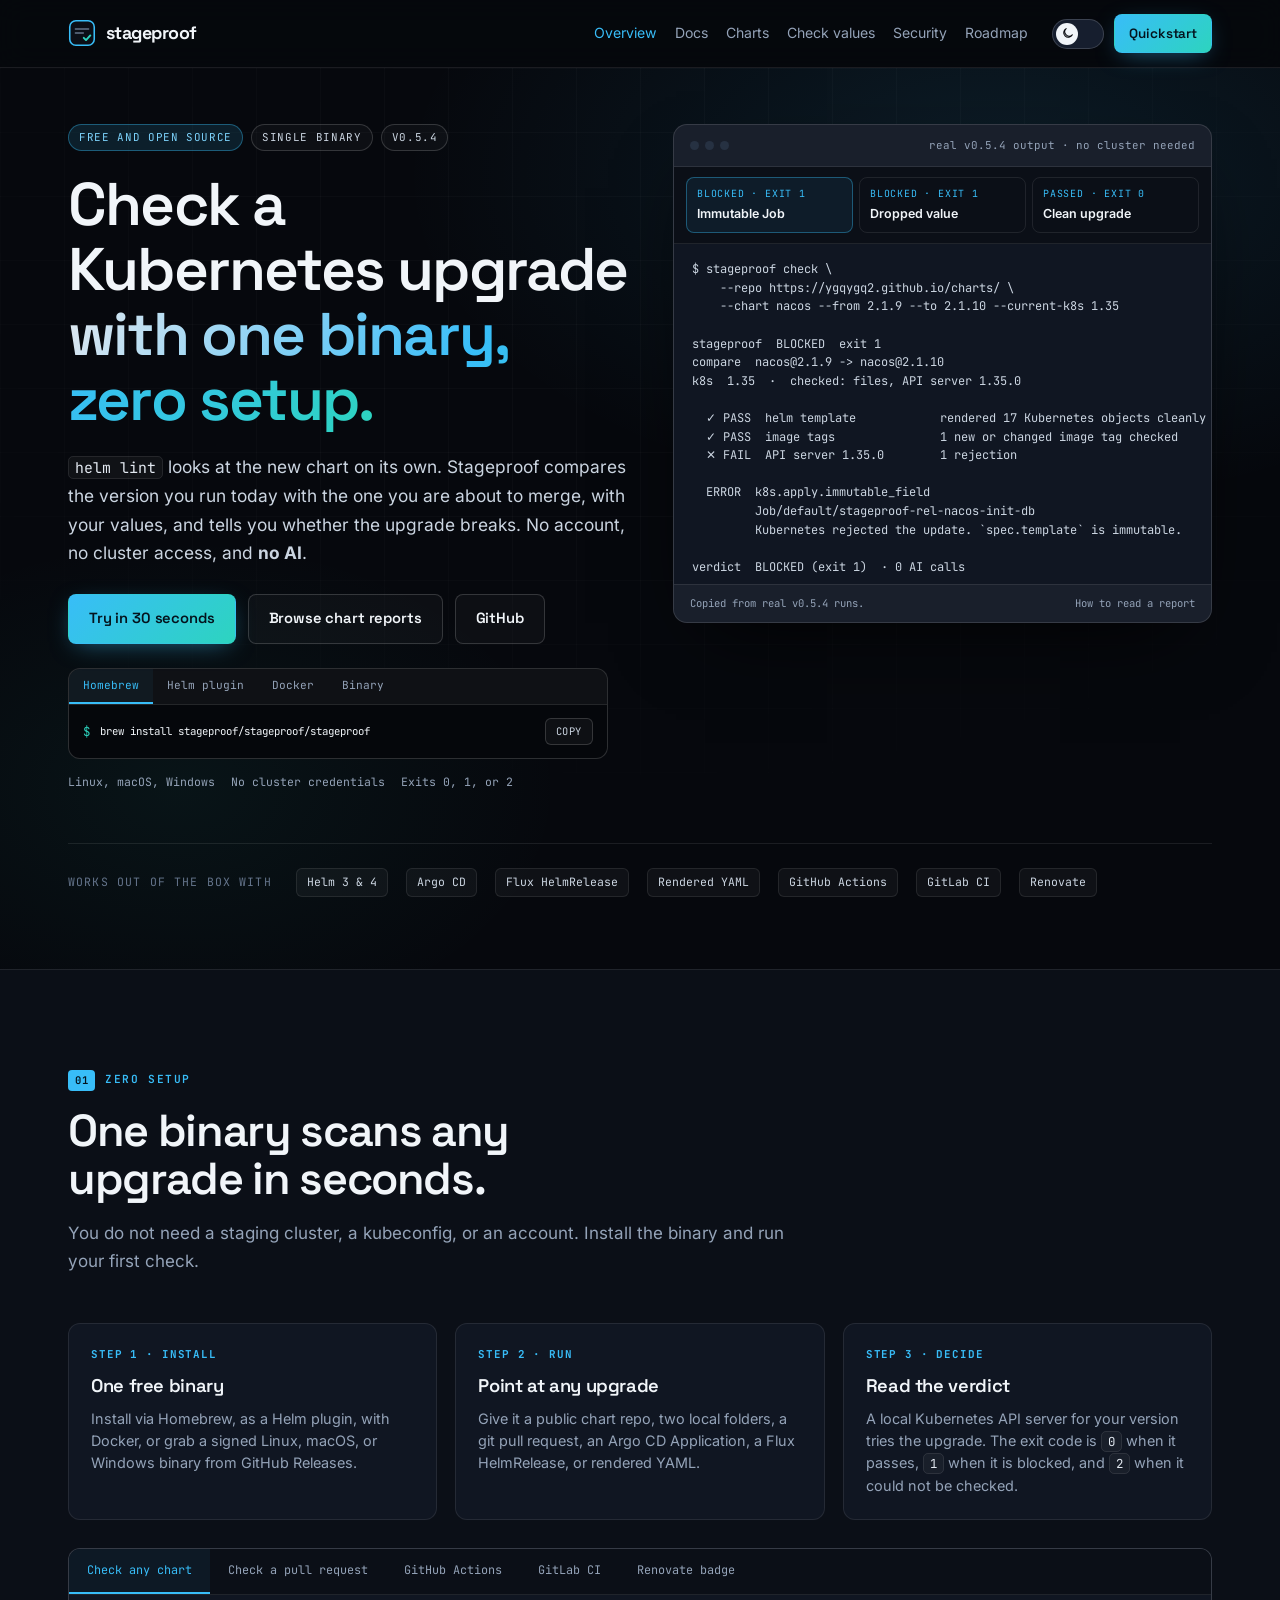
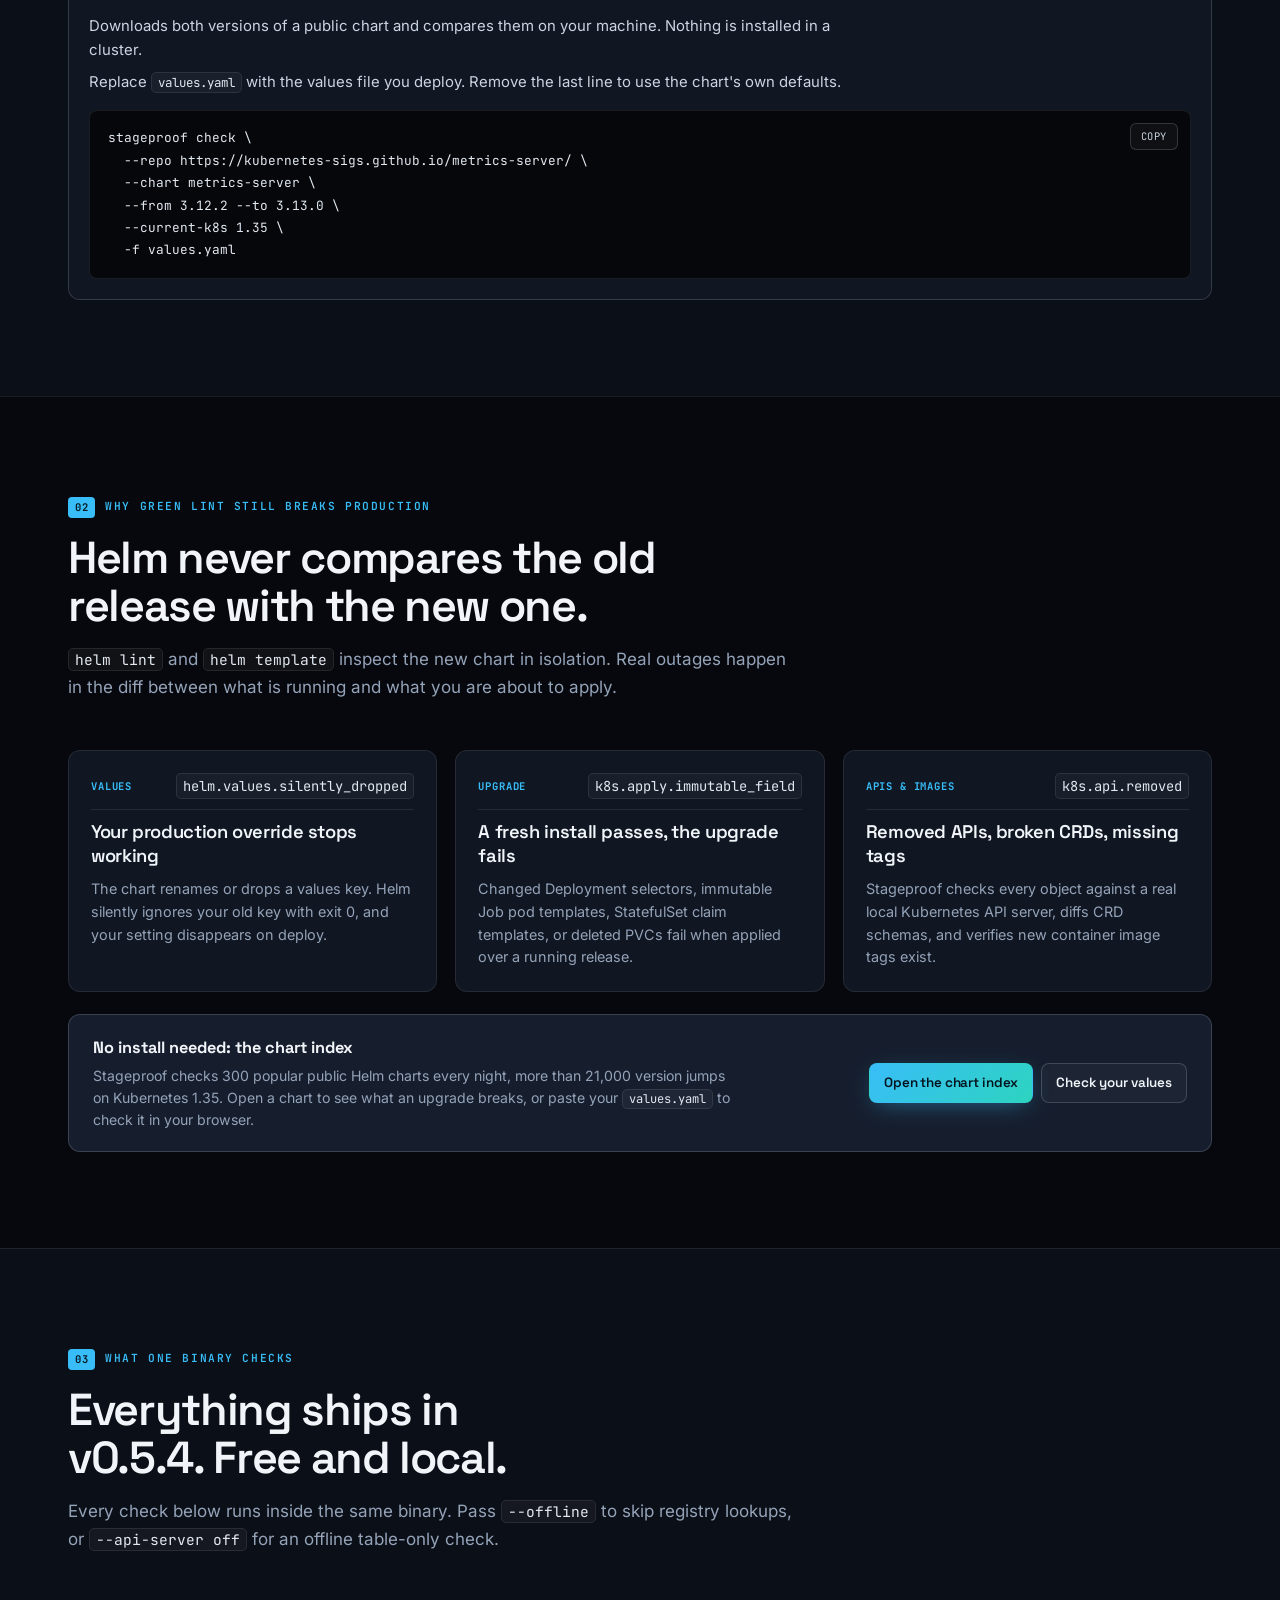
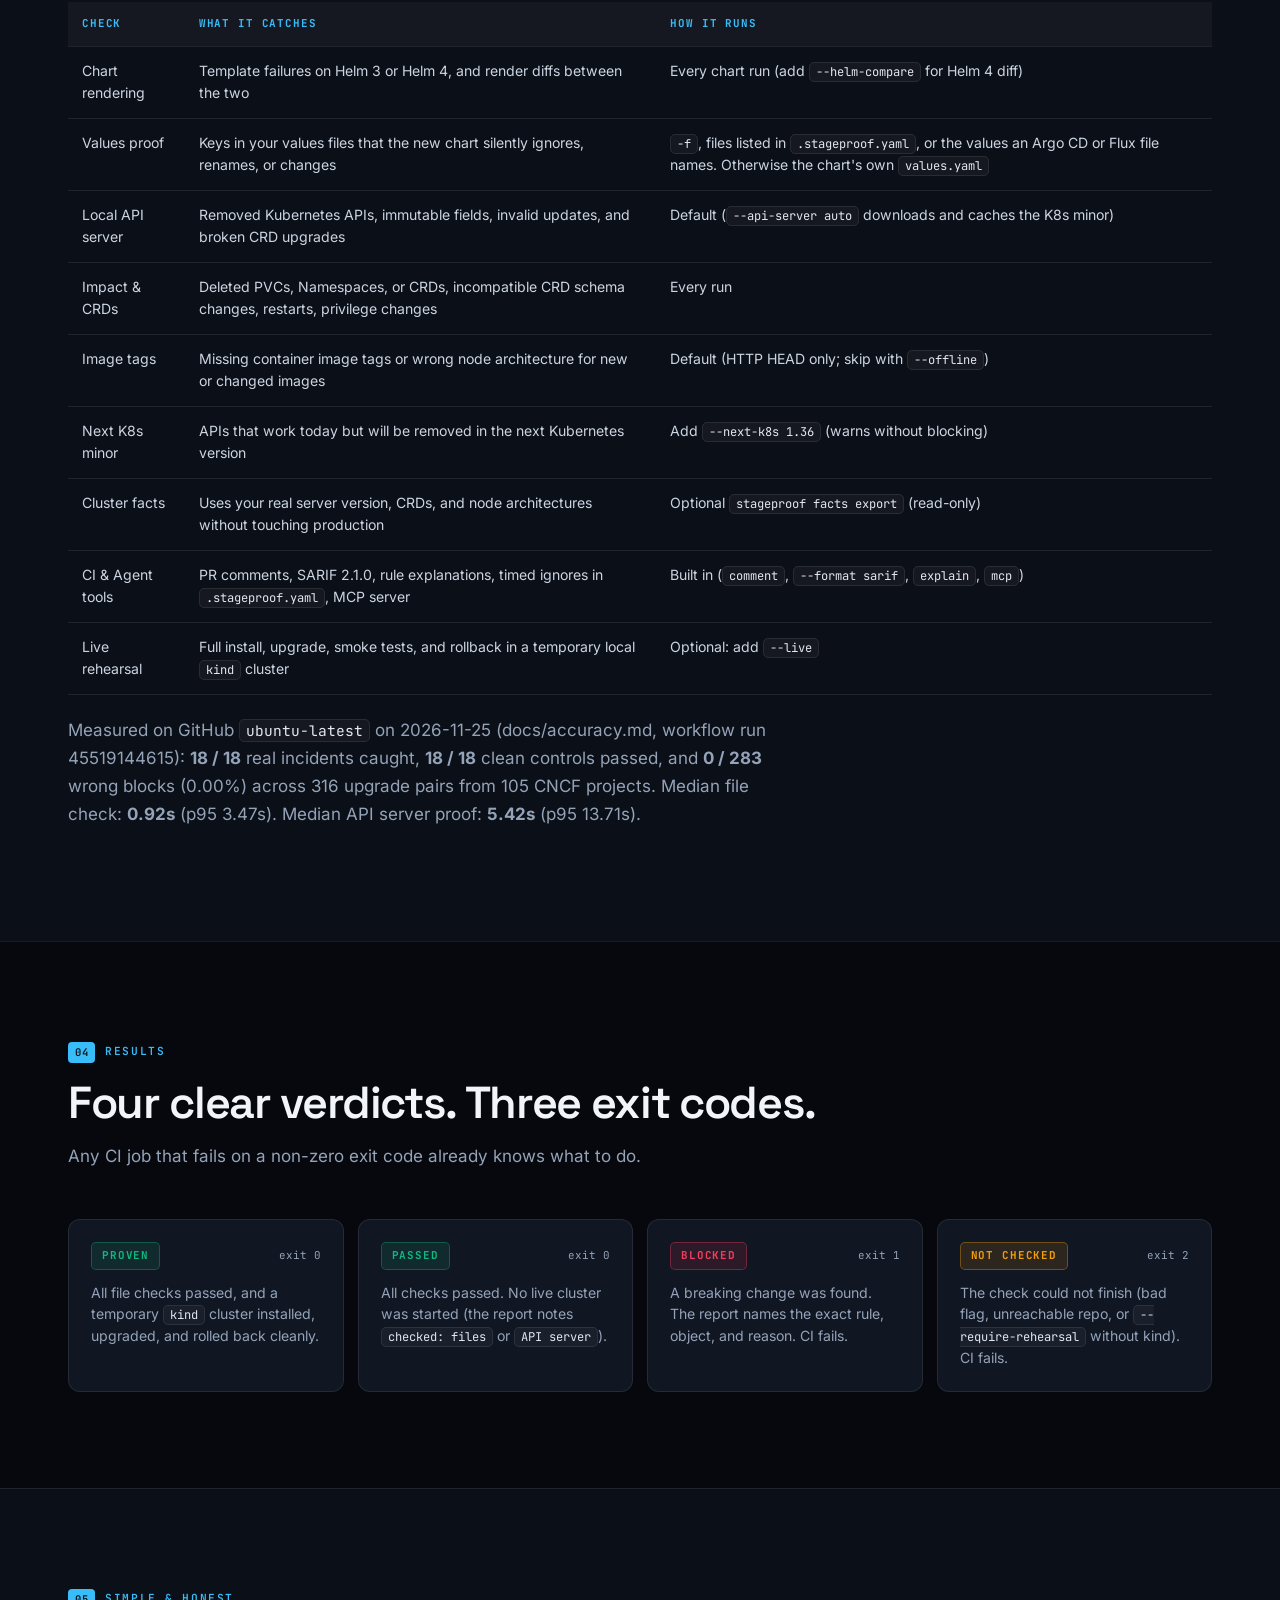
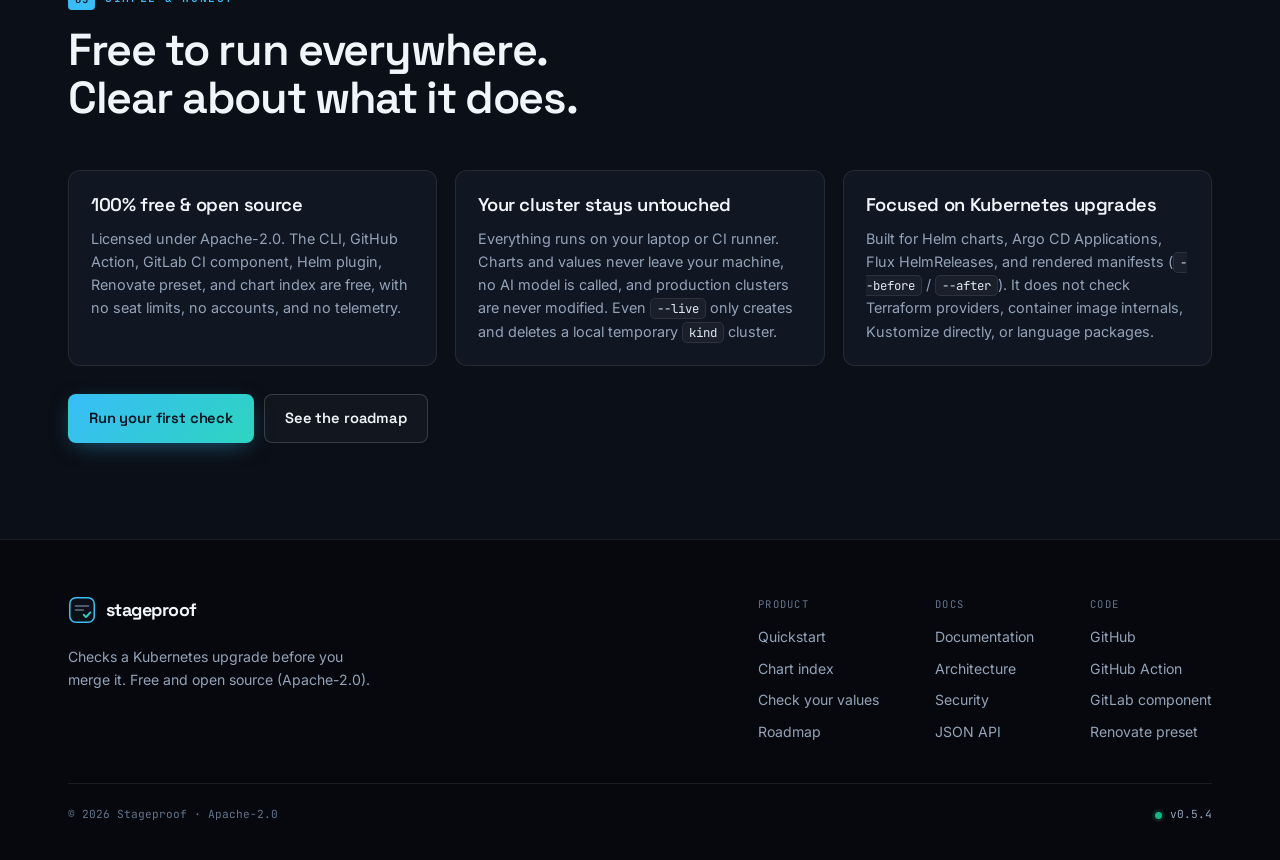
<file: web/index.html>
<!doctype html>
<html lang="en">
<head>
  <meta charset="utf-8" />
  <script>try{if(localStorage.getItem("stageproof-theme")==="light")document.documentElement.setAttribute("data-theme","light")}catch(e){}</script>
  <meta name="viewport" content="width=device-width, initial-scale=1" />
  <title>Stageproof - Free single-binary Kubernetes upgrade checker</title>
  <meta name="description" content="Free, open-source single binary that checks Helm, Argo CD, Flux, and Kubernetes manifest upgrades before you merge. No account, no config, no cluster access, 0 AI calls." />
  <meta property="og:title" content="Stageproof - Check a Kubernetes upgrade before you merge it" />
  <meta property="og:description" content="Free, single-binary CLI that catches breaking Helm, Argo CD, and Flux upgrades locally with zero setup. Exits 0, 1, or 2." />
  <meta property="og:type" content="website" />
  <meta name="theme-color" content="#06080D" />
  <link rel="icon" href="data:image/svg+xml,%3Csvg xmlns='http://www.w3.org/2000/svg' viewBox='0 0 32 32'%3E%3Crect width='32' height='32' rx='7' fill='%2306080D' stroke='%2338BDF8' stroke-width='2'/%3E%3Cpath d='M9 11h14M9 21h8' stroke='%2364748B' stroke-width='2' stroke-linecap='round'/%3E%3Cpath d='M18.5 21l2.5 2.5L25.5 18' fill='none' stroke='%232DD4BF' stroke-width='2.4' stroke-linecap='round' stroke-linejoin='round'/%3E%3C/svg%3E" />
  <link rel="preload" href="assets/fonts/space-grotesk-latin.woff2" as="font" type="font/woff2" crossorigin />
  <link rel="preload" href="assets/fonts/inter-latin.woff2" as="font" type="font/woff2" crossorigin />
  <link rel="stylesheet" href="assets/styles.css?v=22" />
  <script src="assets/app.js?v=19" defer></script>
</head>
<body>
  <a class="skip" href="#main">Skip to content</a>

  <header class="nav">
    <div class="wrap nav-inner">
      <a class="brand" href="index.html">
        <svg class="brand-mark" viewBox="0 0 32 32" fill="none" aria-hidden="true">
          <rect x="2" y="2" width="28" height="28" rx="7" fill="#0B0F17" stroke="#38BDF8" stroke-width="1.8"/>
          <path d="M8.5 11.5h15M8.5 16h9" stroke="#64748B" stroke-width="1.8" stroke-linecap="round"/>
          <path d="M18 21.5l2.6 2.6 4.9-5.3" stroke="#2DD4BF" stroke-width="2.2" stroke-linecap="round" stroke-linejoin="round"/>
        </svg>
        <span class="brand-word">stageproof</span>
      </a>
      <nav class="nav-links" id="nav-links" aria-label="Primary">
        <a href="index.html" class="active" aria-current="page">Overview</a>
        <a href="docs.html">Docs</a>
        <a href="https://stageproof.github.io/index/">Charts</a>
        <a href="https://stageproof.github.io/index/values/">Check values</a>
        <a href="security.html">Security</a>
        <a href="roadmap.html">Roadmap</a>
      </nav>
      <div class="nav-cta">
        <button class="theme-toggle" id="theme-toggle" type="button" aria-pressed="false" aria-label="Switch to light theme">
          <span class="theme-toggle-thumb" aria-hidden="true">
            <svg class="theme-icon-moon" viewBox="0 0 24 24" fill="none" stroke="currentColor" stroke-width="2" stroke-linecap="round" stroke-linejoin="round"><path d="M21 14.5A8.5 8.5 0 1 1 9.5 3 7 7 0 0 0 21 14.5z"/></svg>
            <svg class="theme-icon-sun" viewBox="0 0 24 24" fill="none" stroke="currentColor" stroke-width="2" stroke-linecap="round"><circle cx="12" cy="12" r="4"/><path d="M12 2v2M12 20v2M4.9 4.9l1.4 1.4M17.7 17.7l1.4 1.4M2 12h2M20 12h2M4.9 19.1l1.4-1.4M17.7 6.3l1.4-1.4"/></svg>
          </span>
        </button>
        <a class="btn btn-primary btn-sm" href="docs.html#first-check">Quickstart</a>
      </div>
      <button class="nav-toggle" id="nav-toggle" type="button" aria-expanded="false" aria-controls="nav-links" aria-label="Toggle navigation">Menu</button>
    </div>
  </header>

  <main id="main">
    <section class="hero" id="top">
      <div class="hero-grid" aria-hidden="true"></div>
      <div class="wrap">
        <div class="hero-inner">
          <div class="hero-copy">
            <div class="eyebrow-row">
              <span class="pill pill-accent">Free and open source</span>
              <span class="pill">Single Binary</span>
              <span class="pill">v0.5.4</span>
            </div>
            <h1>Check a Kubernetes upgrade<br /><span class="accent-grad">with one binary, zero setup.</span></h1>
            <p class="hero-lede">
              <code>helm lint</code> looks at the new chart on its own. Stageproof compares the version you run today with the one you are about to merge, with your values, and tells you whether the upgrade breaks. No account, no cluster access, and <strong>no AI</strong>.
            </p>
            <div class="hero-actions">
              <a class="btn btn-primary" href="#quickstart">Try in 30 seconds</a>
              <a class="btn btn-ghost" href="https://stageproof.github.io/index/">Browse chart reports</a>
              <a class="btn btn-ghost" href="https://github.com/stageproof/stageproof">GitHub</a>
            </div>
            <div class="install-box">
              <div class="install-tabs" role="tablist" aria-label="Install method">
                <button class="install-tab is-active" type="button" role="tab" aria-selected="true" data-install-cmd="brew install stageproof/stageproof/stageproof">Homebrew</button>
                <button class="install-tab" type="button" role="tab" aria-selected="false" data-install-cmd="helm plugin install https://github.com/stageproof/stageproof">Helm plugin</button>
                <button class="install-tab" type="button" role="tab" aria-selected="false" data-install-cmd="docker run --rm ghcr.io/stageproof/stageproof:v0.5.4 version">Docker</button>
                <button class="install-tab" type="button" role="tab" aria-selected="false" data-install-cmd="gh release download v0.5.4 -R stageproof/stageproof -p '*linux_amd64.tar.gz'">Binary</button>
              </div>
              <div class="install-cmd">
                <span class="prompt">$</span>
                <code id="hero-install-cmd">brew install stageproof/stageproof/stageproof</code>
                <button class="copy-btn" type="button" data-copy-target="#hero-install-cmd">Copy</button>
              </div>
            </div>
            <div class="hero-sub">
              <span>Linux, macOS, Windows</span>
              <span>No cluster credentials</span>
              <span>Exits 0, 1, or 2</span>
            </div>
          </div>

          <div class="proof-card" aria-label="Real Stageproof v0.5.4 reports">
            <div class="proof-header">
              <span class="win-dots" aria-hidden="true"><i></i><i></i><i></i></span>
              <span class="proof-label">real v0.5.4 output · no cluster needed</span>
            </div>
            <div class="scenario-tabs" role="tablist" aria-label="Example reports">
              <button class="scenario-btn is-active" type="button" data-example="blocked-api" role="tab" aria-selected="true">
                <span class="sc-eco">BLOCKED · exit 1</span>
                <span class="sc-name">Immutable Job</span>
              </button>
              <button class="scenario-btn" type="button" data-example="blocked-val" role="tab" aria-selected="false">
                <span class="sc-eco">BLOCKED · exit 1</span>
                <span class="sc-name">Dropped value</span>
              </button>
              <button class="scenario-btn" type="button" data-example="passed" role="tab" aria-selected="false">
                <span class="sc-eco">PASSED · exit 0</span>
                <span class="sc-name">Clean upgrade</span>
              </button>
            </div>
            <pre class="term-raw" data-example-panel="blocked-api">$ stageproof check \
    --repo https://ygqygq2.github.io/charts/ \
    --chart nacos --from 2.1.9 --to 2.1.10 --current-k8s 1.35

stageproof  BLOCKED  exit 1
compare  nacos@2.1.9 -&gt; nacos@2.1.10
k8s  1.35  ·  checked: files, API server 1.35.0

  ✓ PASS  helm template            rendered 17 Kubernetes objects cleanly
  ✓ PASS  image tags               1 new or changed image tag checked
  ✕ FAIL  API server 1.35.0        1 rejection

  ERROR  k8s.apply.immutable_field
         Job/default/stageproof-rel-nacos-init-db
         Kubernetes rejected the update. `spec.template` is immutable.

verdict  BLOCKED (exit 1)  · 0 AI calls</pre>
            <pre class="term-raw" data-example-panel="blocked-val" hidden>$ stageproof check \
    --current-chart testdata/dropped/base \
    --new-chart testdata/dropped/head \
    -f testdata/dropped/values.yaml --current-k8s 1.35

stageproof  BLOCKED  exit 1
compare  testdata/dropped/base -&gt; testdata/dropped/head
values  testdata/dropped/values.yaml
k8s  1.35  ·  checked: files

  ✓ PASS  helm template            rendered 1 Kubernetes object cleanly
  ✕ FAIL  values.yaml AST          2 keys: 1 proven by rendering, 1 read in templates
  ✓ PASS  k8s 1.35 compatibility   0 removed APIs or selector breaks on K8s 1.35

  ERROR  helm.values.silently_dropped
         testdata/dropped/values.yaml (message)
         Values key `message` was consumed in baseline chart but is silently ignored in upgraded chart.

verdict  BLOCKED (exit 1)  · 859ms · 0 AI calls</pre>
            <pre class="term-raw" data-example-panel="passed" hidden>$ stageproof check \
    --repo https://kubernetes-sigs.github.io/metrics-server/ \
    --chart metrics-server --from 3.12.2 --to 3.13.0 --current-k8s 1.35

stageproof  PASSED  exit 0
compare  metrics-server@3.12.2 -&gt; metrics-server@3.13.0
k8s  1.35  ·  checked: files, API server 1.35.0

  ✓ PASS  helm template            rendered 9 Kubernetes objects cleanly
  ✓ PASS  image tags               1 new or changed image tag checked
  ✓ PASS  API server 1.35.0        Kubernetes 1.35.0 accepted the upgrade
  ✓ PASS  impact                   Compared stored objects for 8 of 9 objects

verdict  PASSED (exit 0)  · 0 AI calls</pre>
            <div class="proof-foot">
              <span>Copied from real v0.5.4 runs.</span>
              <span><a href="docs.html#results">How to read a report</a></span>
            </div>
          </div>
        </div>

        <div class="stack-strip" aria-label="Supported tools">
          <span class="strip-title">Works out of the box with</span>
          <span class="stack-chip">Helm 3 &amp; 4</span>
          <span class="stack-chip">Argo CD</span>
          <span class="stack-chip">Flux HelmRelease</span>
          <span class="stack-chip">Rendered YAML</span>
          <span class="stack-chip">GitHub Actions</span>
          <span class="stack-chip">GitLab CI</span>
          <span class="stack-chip">Renovate</span>
        </div>
      </div>
    </section>

    <section class="sec sec-alt" id="quickstart">
      <div class="wrap">
        <div class="sec-head">
          <p class="kicker"><span class="kicker-num">01</span> Zero setup</p>
          <h2>One binary scans any upgrade in seconds.</h2>
          <p class="sec-lede">You do not need a staging cluster, a kubeconfig, or an account. Install the binary and run your first check.</p>
        </div>

        <div class="flow3">
          <article class="flow-step">
            <span class="flow-n">Step 1 · Install</span>
            <h3>One free binary</h3>
            <p>Install via Homebrew, as a Helm plugin, with Docker, or grab a signed Linux, macOS, or Windows binary from GitHub Releases.</p>
          </article>
          <article class="flow-step">
            <span class="flow-n">Step 2 · Run</span>
            <h3>Point at any upgrade</h3>
            <p>Give it a public chart repo, two local folders, a git pull request, an Argo CD Application, a Flux HelmRelease, or rendered YAML.</p>
          </article>
          <article class="flow-step">
            <span class="flow-n">Step 3 · Decide</span>
            <h3>Read the verdict</h3>
            <p>A local Kubernetes API server for your version tries the upgrade. The exit code is <code>0</code> when it passes, <code>1</code> when it is blocked, and <code>2</code> when it could not be checked.</p>
          </article>
        </div>

        <div class="ci-shell">
          <div class="ci-tabs" role="tablist" aria-label="Usage examples">
            <button class="ci-tab is-active" type="button" role="tab" aria-selected="true" data-ci-tab="cli">Check any chart</button>
            <button class="ci-tab" type="button" role="tab" aria-selected="false" data-ci-tab="pr">Check a pull request</button>
            <button class="ci-tab" type="button" role="tab" aria-selected="false" data-ci-tab="gha">GitHub Actions</button>
            <button class="ci-tab" type="button" role="tab" aria-selected="false" data-ci-tab="gitlab">GitLab CI</button>
            <button class="ci-tab" type="button" role="tab" aria-selected="false" data-ci-tab="renovate">Renovate badge</button>
          </div>
          <div class="ci-body" data-ci-panel="cli">
            <div class="ci-notes">
              <p>Downloads both versions of a public chart and compares them on your machine. Nothing is installed in a cluster.</p>
              <p>Replace <code>values.yaml</code> with the values file you deploy. Remove the last line to use the chart's own defaults.</p>
            </div>
            <div class="ci-code">
              <button class="copy-btn" type="button" data-copy-target="#code-cli">Copy</button>
              <pre id="code-cli">stageproof check \
  --repo https://kubernetes-sigs.github.io/metrics-server/ \
  --chart metrics-server \
  --from 3.12.2 --to 3.13.0 \
  --current-k8s 1.35 \
  -f values.yaml</pre>
            </div>
          </div>
          <div class="ci-body" data-ci-panel="pr" hidden>
            <div class="ci-notes">
              <p>Run this in your git checkout. It compares your branch with <code>origin/main</code> and checks every Helm chart, Argo CD Application, and Flux HelmRelease that changed. It does not contact your cluster.</p>
              <p><code>--current-k8s</code> is the Kubernetes version you run. <code>--next-k8s</code> also warns about APIs the next version removes.</p>
              <p>A chart is checked with its own <code>values.yaml</code>. To check the values files you deploy, list them in <a href="docs.html#values-files"><code>.stageproof.yaml</code></a>. <code>stageproof init</code> writes that file for you. Argo CD and Flux use the values files their manifests already name.</p>
            </div>
            <div class="ci-code">
              <button class="copy-btn" type="button" data-copy-target="#code-pr">Copy</button>
              <pre id="code-pr">stageproof check-pr \
  --current-git origin/main \
  --current-k8s 1.35 \
  --next-k8s 1.36</pre>
            </div>
          </div>
          <div class="ci-body" data-ci-panel="gha" hidden>
            <div class="ci-notes">
              <p>Save this as <code>.github/workflows/stageproof.yml</code>. It runs the same pull request check on every pull request and posts one comment with the result.</p>
              <p>Set <code>current-k8s</code> to the Kubernetes version you deploy to. Values files follow the same rule as the pull request check. Use the <code>pull_request</code> trigger, not <code>pull_request_target</code>.</p>
            </div>
            <div class="ci-code">
              <button class="copy-btn" type="button" data-copy-target="#code-gha">Copy</button>
              <pre id="code-gha">name: stageproof
on:
  pull_request:
permissions:
  contents: read
  pull-requests: write
jobs:
  check:
    runs-on: ubuntu-latest
    steps:
      - uses: stageproof/action@v1
        with:
          current-k8s: "1.35"</pre>
            </div>
          </div>
          <div class="ci-body" data-ci-panel="gitlab" hidden>
            <div class="ci-notes">
              <p>Add this to <code>.gitlab-ci.yml</code>. It runs the same pull request check on every merge request.</p>
              <p>Set <code>current_k8s</code> to the Kubernetes version you deploy to. To get a comment on the merge request, add a <code>STAGEPROOF_GITLAB_TOKEN</code> CI variable, because <code>CI_JOB_TOKEN</code> cannot write comments. Without it, the report is saved as a job artifact.</p>
            </div>
            <div class="ci-code">
              <button class="copy-btn" type="button" data-copy-target="#code-gitlab">Copy</button>
              <pre id="code-gitlab">include:
  - component: gitlab.com/zarovvvv/stageproof/stageproof@1
    inputs:
      current_k8s: "1.35"</pre>
            </div>
          </div>
          <div class="ci-body" data-ci-panel="renovate" hidden>
            <div class="ci-notes">
              <p>Add this to your Renovate config. Each Helm update pull request then shows a badge with the <a href="https://stageproof.github.io/index/">chart index</a> result for that version jump.</p>
              <p>The badge uses the chart's default values, not yours. To check your own values, run <code>stageproof check -f</code> or the pull request check.</p>
            </div>
            <div class="ci-code">
              <button class="copy-btn" type="button" data-copy-target="#code-renovate">Copy</button>
              <pre id="code-renovate">{
  "extends": ["github&gt;stageproof/renovate-presets"]
}</pre>
            </div>
          </div>
        </div>
      </div>
    </section>

    <section class="sec" id="why">
      <div class="wrap">
        <div class="sec-head">
          <p class="kicker"><span class="kicker-num">02</span> Why green lint still breaks production</p>
          <h2>Helm never compares the old release with the new one.</h2>
          <p class="sec-lede"><code>helm lint</code> and <code>helm template</code> inspect the new chart in isolation. Real outages happen in the diff between what is running and what you are about to apply.</p>
        </div>
        <div class="detect-grid">
          <article class="detect-card">
            <div class="detect-top"><span class="detect-tag">Values</span><code>helm.values.silently_dropped</code></div>
            <h3>Your production override stops working</h3>
            <p>The chart renames or drops a values key. Helm silently ignores your old key with exit 0, and your setting disappears on deploy.</p>
          </article>
          <article class="detect-card">
            <div class="detect-top"><span class="detect-tag">Upgrade</span><code>k8s.apply.immutable_field</code></div>
            <h3>A fresh install passes, the upgrade fails</h3>
            <p>Changed Deployment selectors, immutable Job pod templates, StatefulSet claim templates, or deleted PVCs fail when applied over a running release.</p>
          </article>
          <article class="detect-card">
            <div class="detect-top"><span class="detect-tag">APIs &amp; Images</span><code>k8s.api.removed</code></div>
            <h3>Removed APIs, broken CRDs, missing tags</h3>
            <p>Stageproof checks every object against a real local Kubernetes API server, diffs CRD schemas, and verifies new container image tags exist.</p>
          </article>
        </div>

        <div class="agnostic-bar">
          <div class="agnostic-copy">
            <strong>No install needed: the chart index</strong>
            <p>Stageproof checks 300 popular public Helm charts every night, more than 21,000 version jumps on Kubernetes 1.35. Open a chart to see what an upgrade breaks, or paste your <code>values.yaml</code> to check it in your browser.</p>
          </div>
          <div class="agnostic-pills">
            <a class="btn btn-primary btn-sm" href="https://stageproof.github.io/index/">Open the chart index</a>
            <a class="btn btn-ghost btn-sm" href="https://stageproof.github.io/index/values/">Check your values</a>
          </div>
        </div>
      </div>
    </section>

    <section class="sec sec-alt" id="checks">
      <div class="wrap">
        <div class="sec-head">
          <p class="kicker"><span class="kicker-num">03</span> What one binary checks</p>
          <h2>Everything ships in v0.5.4. Free and local.</h2>
          <p class="sec-lede">Every check below runs inside the same binary. Pass <code>--offline</code> to skip registry lookups, or <code>--api-server off</code> for an offline table-only check.</p>
        </div>
        <table class="spec-table">
          <thead>
            <tr><th>Check</th><th>What it catches</th><th>How it runs</th></tr>
          </thead>
          <tbody>
            <tr><td>Chart rendering</td><td>Template failures on Helm 3 or Helm 4, and render diffs between the two</td><td>Every chart run (add <code>--helm-compare</code> for Helm 4 diff)</td></tr>
            <tr><td>Values proof</td><td>Keys in your values files that the new chart silently ignores, renames, or changes</td><td><code>-f</code>, files listed in <code>.stageproof.yaml</code>, or the values an Argo CD or Flux file names. Otherwise the chart's own <code>values.yaml</code></td></tr>
            <tr><td>Local API server</td><td>Removed Kubernetes APIs, immutable fields, invalid updates, and broken CRD upgrades</td><td>Default (<code>--api-server auto</code> downloads and caches the K8s minor)</td></tr>
            <tr><td>Impact &amp; CRDs</td><td>Deleted PVCs, Namespaces, or CRDs, incompatible CRD schema changes, restarts, privilege changes</td><td>Every run</td></tr>
            <tr><td>Image tags</td><td>Missing container image tags or wrong node architecture for new or changed images</td><td>Default (HTTP HEAD only; skip with <code>--offline</code>)</td></tr>
            <tr><td>Next K8s minor</td><td>APIs that work today but will be removed in the next Kubernetes version</td><td>Add <code>--next-k8s 1.36</code> (warns without blocking)</td></tr>
            <tr><td>Cluster facts</td><td>Uses your real server version, CRDs, and node architectures without touching production</td><td>Optional <code>stageproof facts export</code> (read-only)</td></tr>
            <tr><td>CI &amp; Agent tools</td><td>PR comments, SARIF 2.1.0, rule explanations, timed ignores in <code>.stageproof.yaml</code>, MCP server</td><td>Built in (<code>comment</code>, <code>--format sarif</code>, <code>explain</code>, <code>mcp</code>)</td></tr>
            <tr><td>Live rehearsal</td><td>Full install, upgrade, smoke tests, and rollback in a temporary local <code>kind</code> cluster</td><td>Optional: add <code>--live</code></td></tr>
          </tbody>
        </table>
        <p class="sec-lede measured">Measured on GitHub <code>ubuntu-latest</code> on 2026-11-25 (<a href="https://github.com/stageproof/stageproof/blob/main/docs/accuracy.md">docs/accuracy.md</a>, <a href="https://github.com/stageproof/stageproof/actions/runs/45519144615">workflow run 45519144615</a>): <strong>18 / 18</strong> real incidents caught, <strong>18 / 18</strong> clean controls passed, and <strong>0 / 283</strong> wrong blocks (0.00%) across 316 upgrade pairs from 105 CNCF projects. Median file check: <strong>0.92s</strong> (p95 3.47s). Median API server proof: <strong>5.42s</strong> (p95 13.71s).</p>
      </div>
    </section>

    <section class="sec" id="results">
      <div class="wrap">
        <div class="sec-head">
          <p class="kicker"><span class="kicker-num">04</span> Results</p>
          <h2>Four clear verdicts. Three exit codes.</h2>
          <p class="sec-lede">Any CI job that fails on a non-zero exit code already knows what to do.</p>
        </div>
        <div class="verdict-strip">
          <article class="vcard">
            <div class="vcard-top"><span class="verdict-badge ok">PROVEN</span><span class="exit-code">exit 0</span></div>
            <p>All file checks passed, and a temporary <code>kind</code> cluster installed, upgraded, and rolled back cleanly.</p>
          </article>
          <article class="vcard">
            <div class="vcard-top"><span class="verdict-badge ok">PASSED</span><span class="exit-code">exit 0</span></div>
            <p>All checks passed. No live cluster was started (the report notes <code>checked: files</code> or <code>API server</code>).</p>
          </article>
          <article class="vcard">
            <div class="vcard-top"><span class="verdict-badge bad">BLOCKED</span><span class="exit-code">exit 1</span></div>
            <p>A breaking change was found. The report names the exact rule, object, and reason. CI fails.</p>
          </article>
          <article class="vcard">
            <div class="vcard-top"><span class="verdict-badge warn">NOT CHECKED</span><span class="exit-code">exit 2</span></div>
            <p>The check could not finish (bad flag, unreachable repo, or <code>--require-rehearsal</code> without kind). CI fails.</p>
          </article>
        </div>
      </div>
    </section>

    <section class="sec sec-alt" id="free">
      <div class="wrap">
        <div class="sec-head">
          <p class="kicker"><span class="kicker-num">05</span> Simple &amp; honest</p>
          <h2>Free to run everywhere. Clear about what it does.</h2>
        </div>
        <div class="doc-grid">
          <article class="doc-card">
            <h3>100% free &amp; open source</h3>
            <p>Licensed under Apache-2.0. The CLI, GitHub Action, GitLab CI component, Helm plugin, Renovate preset, and chart index are free, with no seat limits, no accounts, and no telemetry.</p>
          </article>
          <article class="doc-card">
            <h3>Your cluster stays untouched</h3>
            <p>Everything runs on your laptop or CI runner. Charts and values never leave your machine, no AI model is called, and production clusters are never modified. Even <code>--live</code> only creates and deletes a local temporary <code>kind</code> cluster.</p>
          </article>
          <article class="doc-card">
            <h3>Focused on Kubernetes upgrades</h3>
            <p>Built for Helm charts, Argo CD Applications, Flux HelmReleases, and rendered manifests (<code>--before</code> / <code>--after</code>). It does not check Terraform providers, container image internals, Kustomize directly, or language packages.</p>
          </article>
        </div>
        <div class="cta-row">
          <a class="btn btn-primary" href="docs.html#first-check">Run your first check</a>
          <a class="btn btn-ghost" href="roadmap.html">See the roadmap</a>
        </div>
      </div>
    </section>
  </main>

  <footer class="footer">
    <div class="wrap">
      <div class="footer-top">
        <div class="footer-brand">
          <a class="brand" href="index.html">
            <svg class="brand-mark" viewBox="0 0 32 32" fill="none" aria-hidden="true">
              <rect x="2" y="2" width="28" height="28" rx="7" fill="#0B0F17" stroke="#38BDF8" stroke-width="1.8"/>
              <path d="M8.5 11.5h15M8.5 16h9" stroke="#64748B" stroke-width="1.8" stroke-linecap="round"/>
              <path d="M18 21.5l2.6 2.6 4.9-5.3" stroke="#2DD4BF" stroke-width="2.2" stroke-linecap="round" stroke-linejoin="round"/>
            </svg>
            <span class="brand-word">stageproof</span>
          </a>
          <p>Checks a Kubernetes upgrade before you merge it. Free and open source (Apache-2.0).</p>
        </div>
        <div class="footer-cols">
          <div class="footer-col">
            <span class="footer-h">Product</span>
            <a href="docs.html#first-check">Quickstart</a>
            <a href="https://stageproof.github.io/index/">Chart index</a>
            <a href="https://stageproof.github.io/index/values/">Check your values</a>
            <a href="roadmap.html">Roadmap</a>
          </div>
          <div class="footer-col">
            <span class="footer-h">Docs</span>
            <a href="docs.html">Documentation</a>
            <a href="architecture.html">Architecture</a>
            <a href="security.html">Security</a>
            <a href="https://stageproof.github.io/index/api/">JSON API</a>
          </div>
          <div class="footer-col">
            <span class="footer-h">Code</span>
            <a href="https://github.com/stageproof/stageproof">GitHub</a>
            <a href="https://github.com/stageproof/action">GitHub Action</a>
            <a href="https://gitlab.com/zarovvvv/stageproof">GitLab component</a>
            <a href="https://github.com/stageproof/renovate-presets">Renovate preset</a>
          </div>
        </div>
      </div>
      <div class="footer-bottom">
        <span>© 2026 Stageproof · Apache-2.0</span>
        <span class="status-pill"><span class="dot-live"></span>v0.5.4</span>
      </div>
    </div>
  </footer>
</body>
</html>
</file>
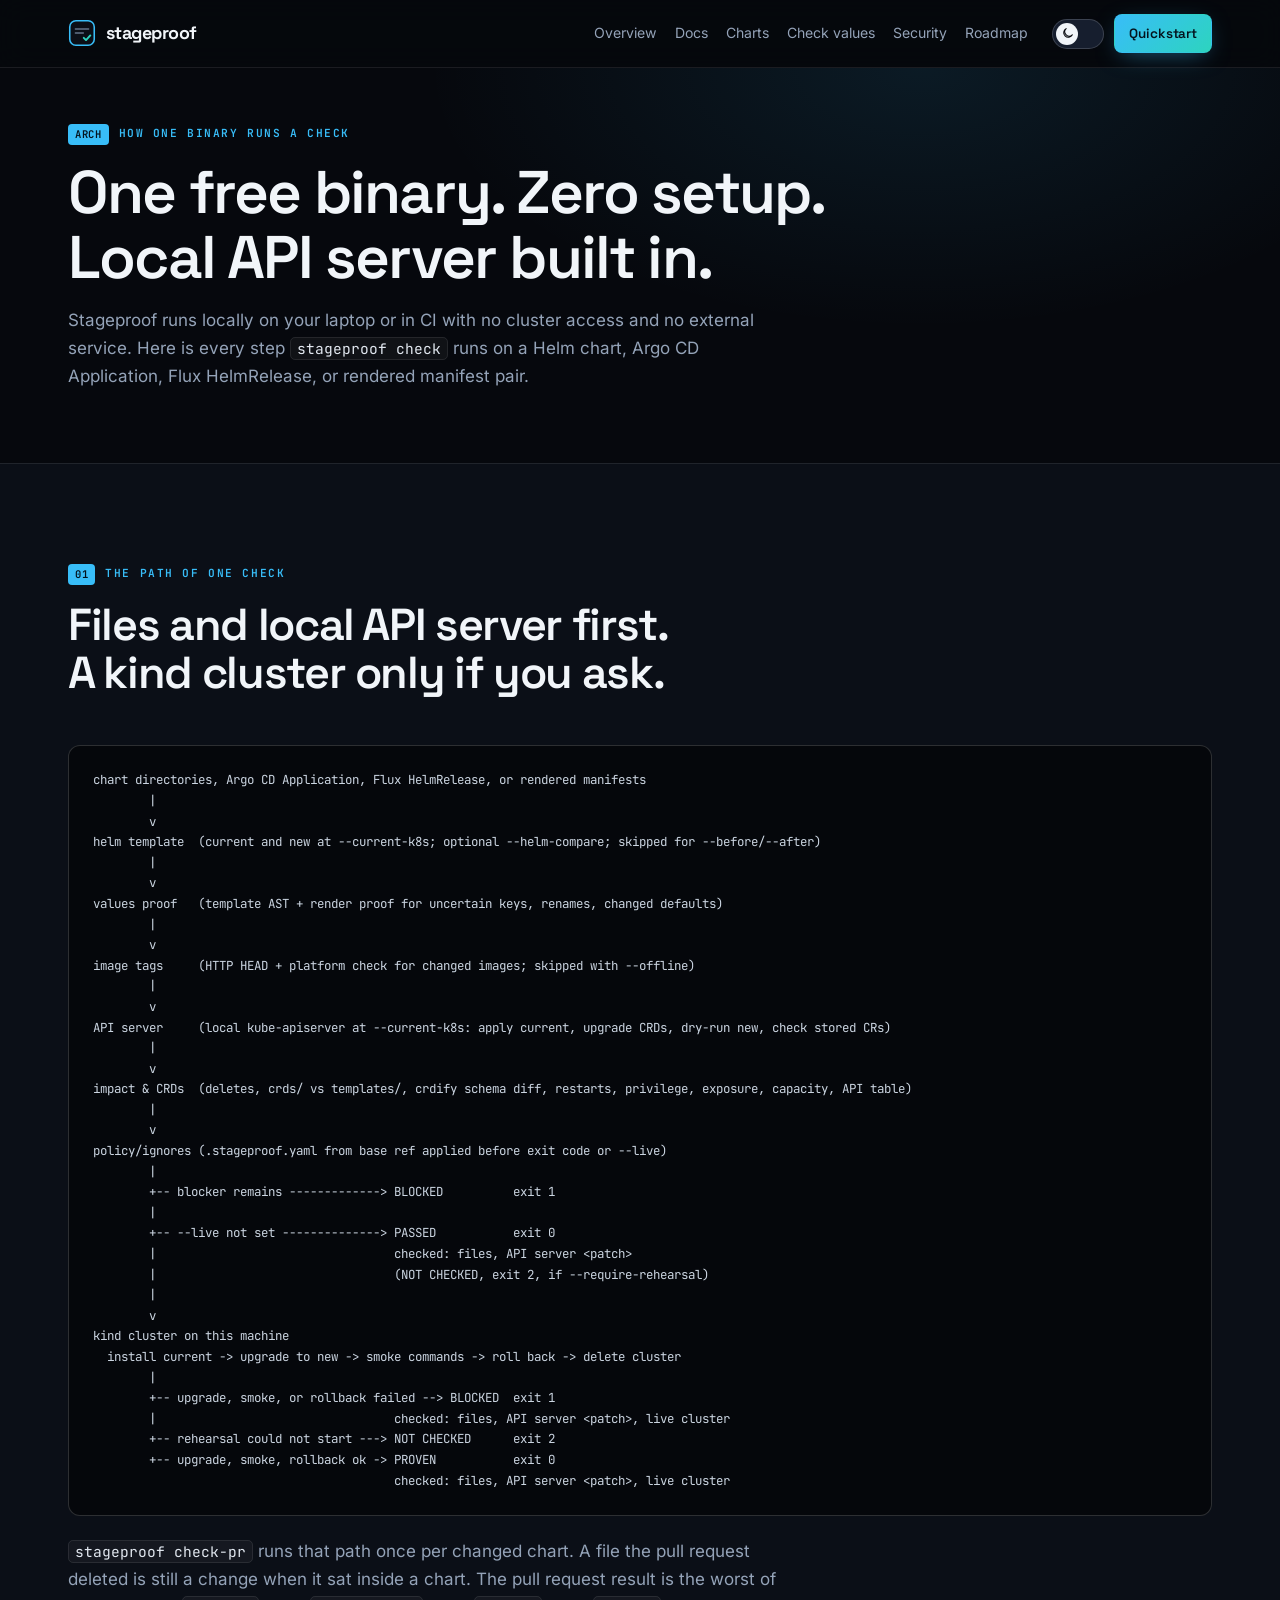
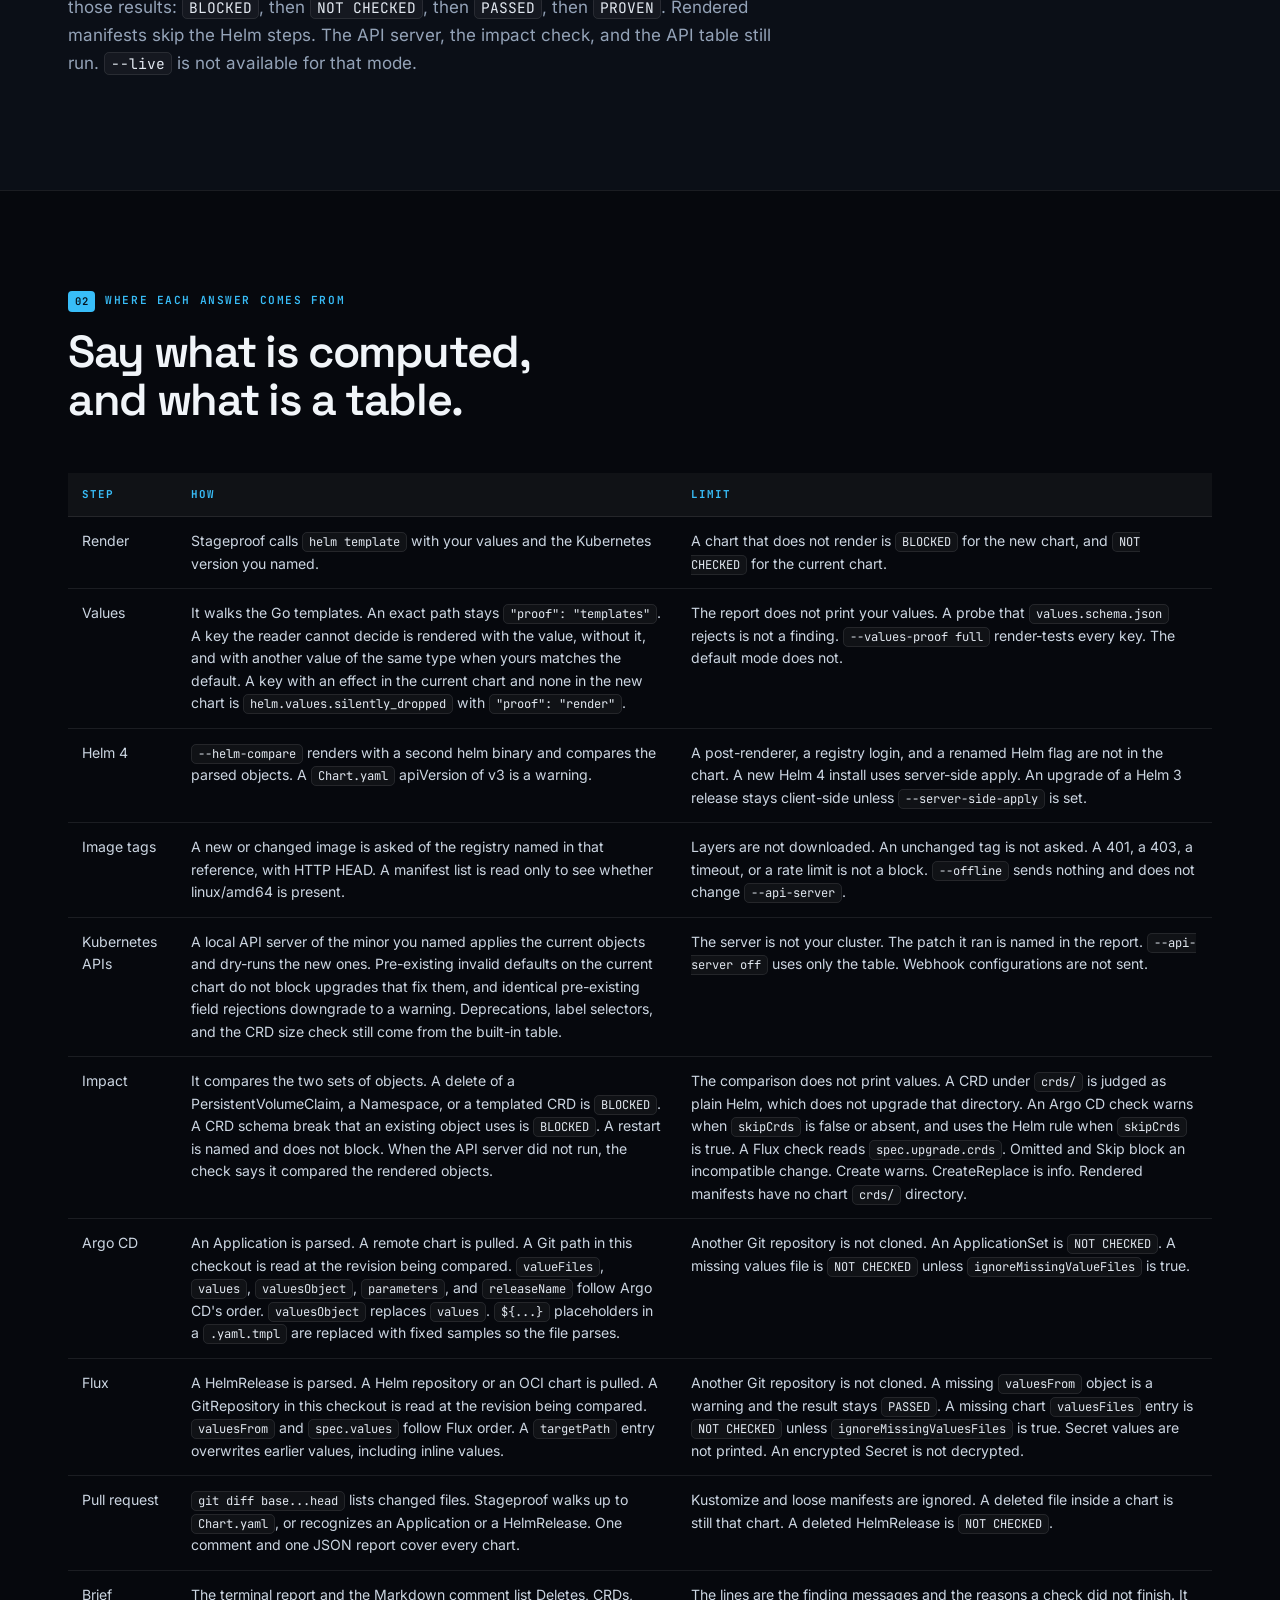
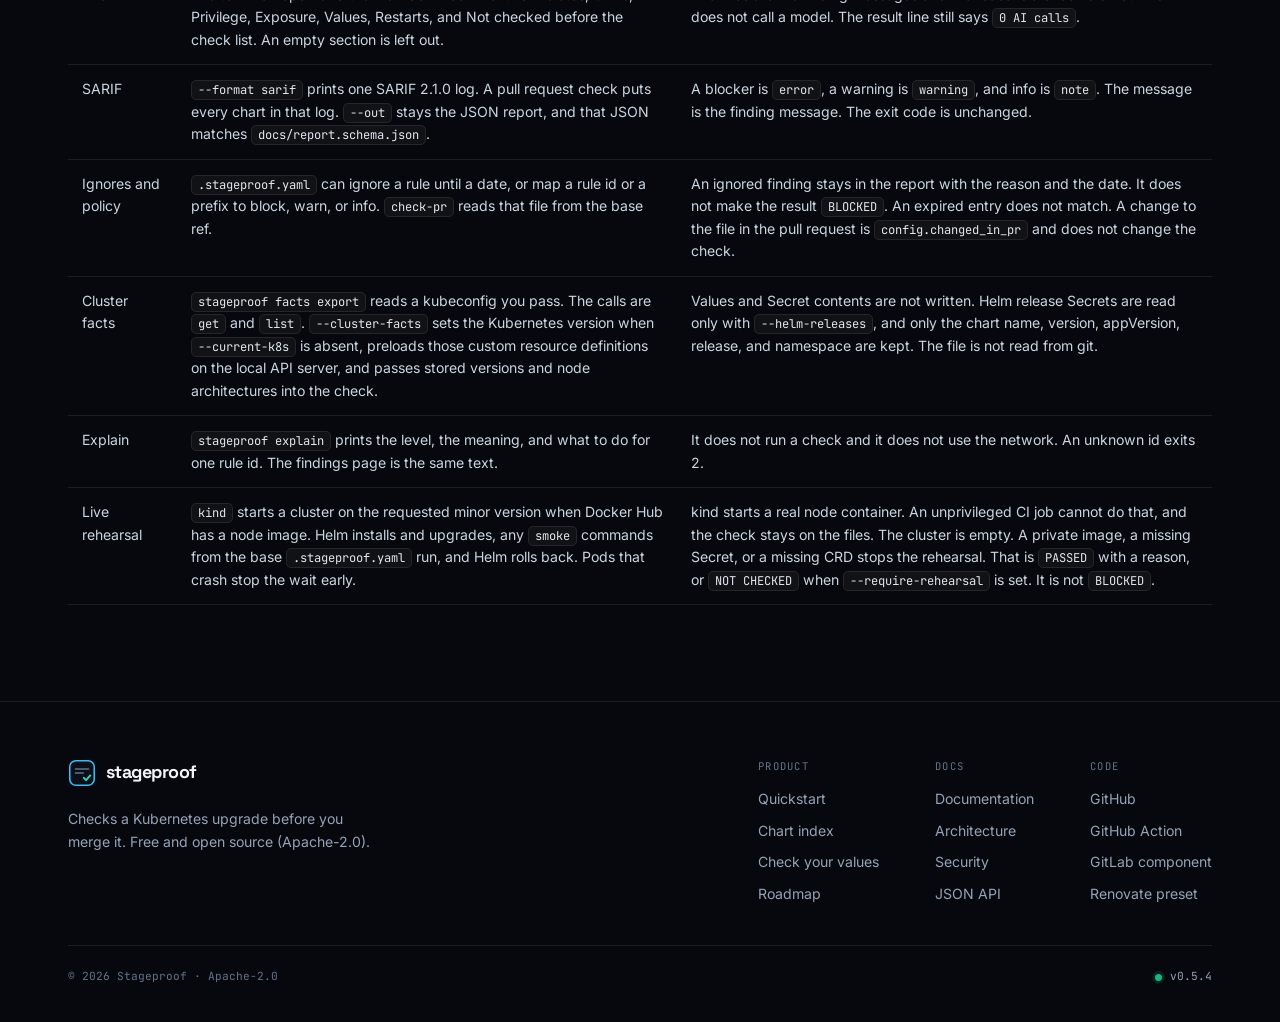
<file: web/architecture.html>
<!doctype html>
<html lang="en">
<head>
  <meta charset="utf-8" />
  <script>try{if(localStorage.getItem("stageproof-theme")==="light")document.documentElement.setAttribute("data-theme","light")}catch(e){}</script>
  <meta name="viewport" content="width=device-width, initial-scale=1" />
  <title>Architecture - Stageproof</title>
  <meta name="description" content="How the Stageproof CLI checks Helm charts, Argo CD Applications, Flux HelmReleases, and rendered Kubernetes manifests: render, values proof, image tags, local API server proof, impact diff, and optional kind rehearsal." />
  <meta name="theme-color" content="#06080D" />
  <link rel="icon" href="data:image/svg+xml,%3Csvg xmlns='http://www.w3.org/2000/svg' viewBox='0 0 32 32'%3E%3Crect width='32' height='32' rx='7' fill='%2306080D' stroke='%2338BDF8' stroke-width='2'/%3E%3Cpath d='M9 11h14M9 21h8' stroke='%2364748B' stroke-width='2' stroke-linecap='round'/%3E%3Cpath d='M18.5 21l2.5 2.5L25.5 18' fill='none' stroke='%232DD4BF' stroke-width='2.4' stroke-linecap='round' stroke-linejoin='round'/%3E%3C/svg%3E" />
  <link rel="preload" href="assets/fonts/space-grotesk-latin.woff2" as="font" type="font/woff2" crossorigin />
  <link rel="preload" href="assets/fonts/inter-latin.woff2" as="font" type="font/woff2" crossorigin />
  <link rel="stylesheet" href="assets/styles.css?v=22" />
  <script src="assets/app.js?v=19" defer></script>
</head>
<body>
  <a class="skip" href="#main">Skip to content</a>
  <header class="nav">
    <div class="wrap nav-inner">
      <a class="brand" href="index.html">
        <svg class="brand-mark" viewBox="0 0 32 32" fill="none" aria-hidden="true">
          <rect x="2" y="2" width="28" height="28" rx="7" fill="#0B0F17" stroke="#38BDF8" stroke-width="1.8"/>
          <path d="M8.5 11.5h15M8.5 16h9" stroke="#64748B" stroke-width="1.8" stroke-linecap="round"/>
          <path d="M18 21.5l2.6 2.6 4.9-5.3" stroke="#2DD4BF" stroke-width="2.2" stroke-linecap="round" stroke-linejoin="round"/>
        </svg>
        <span class="brand-word">stageproof</span>
      </a>
      <nav class="nav-links" id="nav-links" aria-label="Primary">
        <a href="index.html">Overview</a>
        <a href="docs.html">Docs</a>
        <a href="https://stageproof.github.io/index/">Charts</a>
        <a href="https://stageproof.github.io/index/values/">Check values</a>
        <a href="security.html">Security</a>
        <a href="roadmap.html">Roadmap</a>
      </nav>
      <div class="nav-cta">
        <button class="theme-toggle" id="theme-toggle" type="button" aria-pressed="false" aria-label="Switch to light theme">
          <span class="theme-toggle-thumb" aria-hidden="true">
            <svg class="theme-icon-moon" viewBox="0 0 24 24" fill="none" stroke="currentColor" stroke-width="2" stroke-linecap="round" stroke-linejoin="round"><path d="M21 14.5A8.5 8.5 0 1 1 9.5 3 7 7 0 0 0 21 14.5z"/></svg>
            <svg class="theme-icon-sun" viewBox="0 0 24 24" fill="none" stroke="currentColor" stroke-width="2" stroke-linecap="round"><circle cx="12" cy="12" r="4"/><path d="M12 2v2M12 20v2M4.9 4.9l1.4 1.4M17.7 17.7l1.4 1.4M2 12h2M20 12h2M4.9 19.1l1.4-1.4M17.7 6.3l1.4-1.4"/></svg>
          </span>
        </button>
        <a class="btn btn-primary btn-sm" href="docs.html#first-check">Quickstart</a>
      </div>
      <button class="nav-toggle" id="nav-toggle" type="button" aria-expanded="false" aria-controls="nav-links" aria-label="Toggle navigation">Menu</button>
    </div>
  </header>

  <main id="main">
    <section class="sub-hero">
      <div class="wrap">
        <p class="kicker"><span class="kicker-num">ARCH</span> How one binary runs a check</p>
        <h1>One free binary. Zero setup. Local API server built in.</h1>
        <p class="sec-lede">Stageproof runs locally on your laptop or in CI with no cluster access and no external service. Here is every step <code>stageproof check</code> runs on a Helm chart, Argo CD Application, Flux HelmRelease, or rendered manifest pair.</p>
      </div>
    </section>

    <section class="sec sec-alt">
      <div class="wrap">
        <div class="sec-head">
          <p class="kicker"><span class="kicker-num">01</span> The path of one check</p>
          <h2>Files and local API server first. A kind cluster only if you ask.</h2>
        </div>
        <div class="diagram-box">
          <pre style="margin:0;font-family:var(--mono);font-size:0.78rem;line-height:1.65;color:var(--text-2);">chart directories, Argo CD Application, Flux HelmRelease, or rendered manifests
        |
        v
helm template  (current and new at --current-k8s; optional --helm-compare; skipped for --before/--after)
        |
        v
values proof   (template AST + render proof for uncertain keys, renames, changed defaults)
        |
        v
image tags     (HTTP HEAD + platform check for changed images; skipped with --offline)
        |
        v
API server     (local kube-apiserver at --current-k8s: apply current, upgrade CRDs, dry-run new, check stored CRs)
        |
        v
impact &amp; CRDs  (deletes, crds/ vs templates/, crdify schema diff, restarts, privilege, exposure, capacity, API table)
        |
        v
policy/ignores (.stageproof.yaml from base ref applied before exit code or --live)
        |
        +-- blocker remains -------------> BLOCKED          exit 1
        |
        +-- --live not set --------------> PASSED           exit 0
        |                                  checked: files, API server &lt;patch&gt;
        |                                  (NOT CHECKED, exit 2, if --require-rehearsal)
        |
        v
kind cluster on this machine
  install current -> upgrade to new -> smoke commands -> roll back -> delete cluster
        |
        +-- upgrade, smoke, or rollback failed --> BLOCKED  exit 1
        |                                  checked: files, API server &lt;patch&gt;, live cluster
        +-- rehearsal could not start ---> NOT CHECKED      exit 2
        +-- upgrade, smoke, rollback ok -> PROVEN           exit 0
                                           checked: files, API server &lt;patch&gt;, live cluster</pre>
        </div>
        <p class="sec-lede measured"><code>stageproof check-pr</code> runs that path once per changed chart. A file the pull request deleted is still a change when it sat inside a chart. The pull request result is the worst of those results: <code>BLOCKED</code>, then <code>NOT CHECKED</code>, then <code>PASSED</code>, then <code>PROVEN</code>. Rendered manifests skip the Helm steps. The API server, the impact check, and the API table still run. <code>--live</code> is not available for that mode.</p>
      </div>
    </section>

    <section class="sec">
      <div class="wrap">
        <div class="sec-head">
          <p class="kicker"><span class="kicker-num">02</span> Where each answer comes from</p>
          <h2>Say what is computed, and what is a table.</h2>
        </div>
        <table class="spec-table">
          <thead>
            <tr><th>Step</th><th>How</th><th>Limit</th></tr>
          </thead>
          <tbody>
            <tr>
              <td>Render</td>
              <td>Stageproof calls <code>helm template</code> with your values and the Kubernetes version you named.</td>
              <td>A chart that does not render is <code>BLOCKED</code> for the new chart, and <code>NOT CHECKED</code> for the current chart.</td>
            </tr>
            <tr>
              <td>Values</td>
              <td>It walks the Go templates. An exact path stays <code>"proof": "templates"</code>. A key the reader cannot decide is rendered with the value, without it, and with another value of the same type when yours matches the default. A key with an effect in the current chart and none in the new chart is <code>helm.values.silently_dropped</code> with <code>"proof": "render"</code>.</td>
              <td>The report does not print your values. A probe that <code>values.schema.json</code> rejects is not a finding. <code>--values-proof full</code> render-tests every key. The default mode does not.</td>
            </tr>
            <tr>
              <td>Helm 4</td>
              <td><code>--helm-compare</code> renders with a second helm binary and compares the parsed objects. A <code>Chart.yaml</code> apiVersion of v3 is a warning.</td>
              <td>A post-renderer, a registry login, and a renamed Helm flag are not in the chart. A new Helm 4 install uses server-side apply. An upgrade of a Helm 3 release stays client-side unless <code>--server-side-apply</code> is set.</td>
            </tr>
            <tr>
              <td>Image tags</td>
              <td>A new or changed image is asked of the registry named in that reference, with HTTP HEAD. A manifest list is read only to see whether linux/amd64 is present.</td>
              <td>Layers are not downloaded. An unchanged tag is not asked. A 401, a 403, a timeout, or a rate limit is not a block. <code>--offline</code> sends nothing and does not change <code>--api-server</code>.</td>
            </tr>
            <tr>
              <td>Kubernetes APIs</td>
              <td>A local API server of the minor you named applies the current objects and dry-runs the new ones. Pre-existing invalid defaults on the current chart do not block upgrades that fix them, and identical pre-existing field rejections downgrade to a warning. Deprecations, label selectors, and the CRD size check still come from the built-in table.</td>
              <td>The server is not your cluster. The patch it ran is named in the report. <code>--api-server off</code> uses only the table. Webhook configurations are not sent.</td>
            </tr>
            <tr>
              <td>Impact</td>
              <td>It compares the two sets of objects. A delete of a PersistentVolumeClaim, a Namespace, or a templated CRD is <code>BLOCKED</code>. A CRD schema break that an existing object uses is <code>BLOCKED</code>. A restart is named and does not block. When the API server did not run, the check says it compared the rendered objects.</td>
              <td>The comparison does not print values. A CRD under <code>crds/</code> is judged as plain Helm, which does not upgrade that directory. An Argo CD check warns when <code>skipCrds</code> is false or absent, and uses the Helm rule when <code>skipCrds</code> is true. A Flux check reads <code>spec.upgrade.crds</code>. Omitted and Skip block an incompatible change. Create warns. CreateReplace is info. Rendered manifests have no chart <code>crds/</code> directory.</td>
            </tr>
            <tr>
              <td>Argo CD</td>
              <td>An Application is parsed. A remote chart is pulled. A Git path in this checkout is read at the revision being compared. <code>valueFiles</code>, <code>values</code>, <code>valuesObject</code>, <code>parameters</code>, and <code>releaseName</code> follow Argo CD's order. <code>valuesObject</code> replaces <code>values</code>. <code>${...}</code> placeholders in a <code>.yaml.tmpl</code> are replaced with fixed samples so the file parses.</td>
              <td>Another Git repository is not cloned. An ApplicationSet is <code>NOT CHECKED</code>. A missing values file is <code>NOT CHECKED</code> unless <code>ignoreMissingValueFiles</code> is true.</td>
            </tr>
            <tr>
              <td>Flux</td>
              <td>A HelmRelease is parsed. A Helm repository or an OCI chart is pulled. A GitRepository in this checkout is read at the revision being compared. <code>valuesFrom</code> and <code>spec.values</code> follow Flux order. A <code>targetPath</code> entry overwrites earlier values, including inline values.</td>
              <td>Another Git repository is not cloned. A missing <code>valuesFrom</code> object is a warning and the result stays <code>PASSED</code>. A missing chart <code>valuesFiles</code> entry is <code>NOT CHECKED</code> unless <code>ignoreMissingValuesFiles</code> is true. Secret values are not printed. An encrypted Secret is not decrypted.</td>
            </tr>
            <tr>
              <td>Pull request</td>
              <td><code>git diff base...head</code> lists changed files. Stageproof walks up to <code>Chart.yaml</code>, or recognizes an Application or a HelmRelease. One comment and one JSON report cover every chart.</td>
              <td>Kustomize and loose manifests are ignored. A deleted file inside a chart is still that chart. A deleted HelmRelease is <code>NOT CHECKED</code>.</td>
            </tr>
            <tr>
              <td>Brief</td>
              <td>The terminal report and the Markdown comment list Deletes, CRDs, Privilege, Exposure, Values, Restarts, and Not checked before the check list. An empty section is left out.</td>
              <td>The lines are the finding messages and the reasons a check did not finish. It does not call a model. The result line still says <code>0 AI calls</code>.</td>
            </tr>
            <tr>
              <td>SARIF</td>
              <td><code>--format sarif</code> prints one SARIF 2.1.0 log. A pull request check puts every chart in that log. <code>--out</code> stays the JSON report, and that JSON matches <code>docs/report.schema.json</code>.</td>
              <td>A blocker is <code>error</code>, a warning is <code>warning</code>, and info is <code>note</code>. The message is the finding message. The exit code is unchanged.</td>
            </tr>
            <tr>
              <td>Ignores and policy</td>
              <td><code>.stageproof.yaml</code> can ignore a rule until a date, or map a rule id or a prefix to block, warn, or info. <code>check-pr</code> reads that file from the base ref.</td>
              <td>An ignored finding stays in the report with the reason and the date. It does not make the result <code>BLOCKED</code>. An expired entry does not match. A change to the file in the pull request is <code>config.changed_in_pr</code> and does not change the check.</td>
            </tr>
            <tr>
              <td>Cluster facts</td>
              <td><code>stageproof facts export</code> reads a kubeconfig you pass. The calls are <code>get</code> and <code>list</code>. <code>--cluster-facts</code> sets the Kubernetes version when <code>--current-k8s</code> is absent, preloads those custom resource definitions on the local API server, and passes stored versions and node architectures into the check.</td>
              <td>Values and Secret contents are not written. Helm release Secrets are read only with <code>--helm-releases</code>, and only the chart name, version, appVersion, release, and namespace are kept. The file is not read from git.</td>
            </tr>
            <tr>
              <td>Explain</td>
              <td><code>stageproof explain</code> prints the level, the meaning, and what to do for one rule id. The findings page is the same text.</td>
              <td>It does not run a check and it does not use the network. An unknown id exits 2.</td>
            </tr>
            <tr>
              <td>Live rehearsal</td>
              <td><code>kind</code> starts a cluster on the requested minor version when Docker Hub has a node image. Helm installs and upgrades, any <code>smoke</code> commands from the base <code>.stageproof.yaml</code> run, and Helm rolls back. Pods that crash stop the wait early.</td>
              <td>kind starts a real node container. An unprivileged CI job cannot do that, and the check stays on the files. The cluster is empty. A private image, a missing Secret, or a missing CRD stops the rehearsal. That is <code>PASSED</code> with a reason, or <code>NOT CHECKED</code> when <code>--require-rehearsal</code> is set. It is not <code>BLOCKED</code>.</td>
            </tr>
          </tbody>
        </table>
      </div>
    </section>

  </main>

  <footer class="footer">
    <div class="wrap">
      <div class="footer-top">
        <div class="footer-brand">
          <a class="brand" href="index.html">
            <svg class="brand-mark" viewBox="0 0 32 32" fill="none" aria-hidden="true">
              <rect x="2" y="2" width="28" height="28" rx="7" fill="#0B0F17" stroke="#38BDF8" stroke-width="1.8"/>
              <path d="M8.5 11.5h15M8.5 16h9" stroke="#64748B" stroke-width="1.8" stroke-linecap="round"/>
              <path d="M18 21.5l2.6 2.6 4.9-5.3" stroke="#2DD4BF" stroke-width="2.2" stroke-linecap="round" stroke-linejoin="round"/>
            </svg>
            <span class="brand-word">stageproof</span>
          </a>
          <p>Checks a Kubernetes upgrade before you merge it. Free and open source (Apache-2.0).</p>
        </div>
        <div class="footer-cols">
          <div class="footer-col">
            <span class="footer-h">Product</span>
            <a href="docs.html#first-check">Quickstart</a>
            <a href="https://stageproof.github.io/index/">Chart index</a>
            <a href="https://stageproof.github.io/index/values/">Check your values</a>
            <a href="roadmap.html">Roadmap</a>
          </div>
          <div class="footer-col">
            <span class="footer-h">Docs</span>
            <a href="docs.html">Documentation</a>
            <a href="architecture.html">Architecture</a>
            <a href="security.html">Security</a>
            <a href="https://stageproof.github.io/index/api/">JSON API</a>
          </div>
          <div class="footer-col">
            <span class="footer-h">Code</span>
            <a href="https://github.com/stageproof/stageproof">GitHub</a>
            <a href="https://github.com/stageproof/action">GitHub Action</a>
            <a href="https://gitlab.com/zarovvvv/stageproof">GitLab component</a>
            <a href="https://github.com/stageproof/renovate-presets">Renovate preset</a>
          </div>
        </div>
      </div>
      <div class="footer-bottom">
        <span>© 2026 Stageproof · Apache-2.0</span>
        <span class="status-pill"><span class="dot-live"></span>v0.5.4</span>
      </div>
    </div>
  </footer>
</body>
</html>
</file>
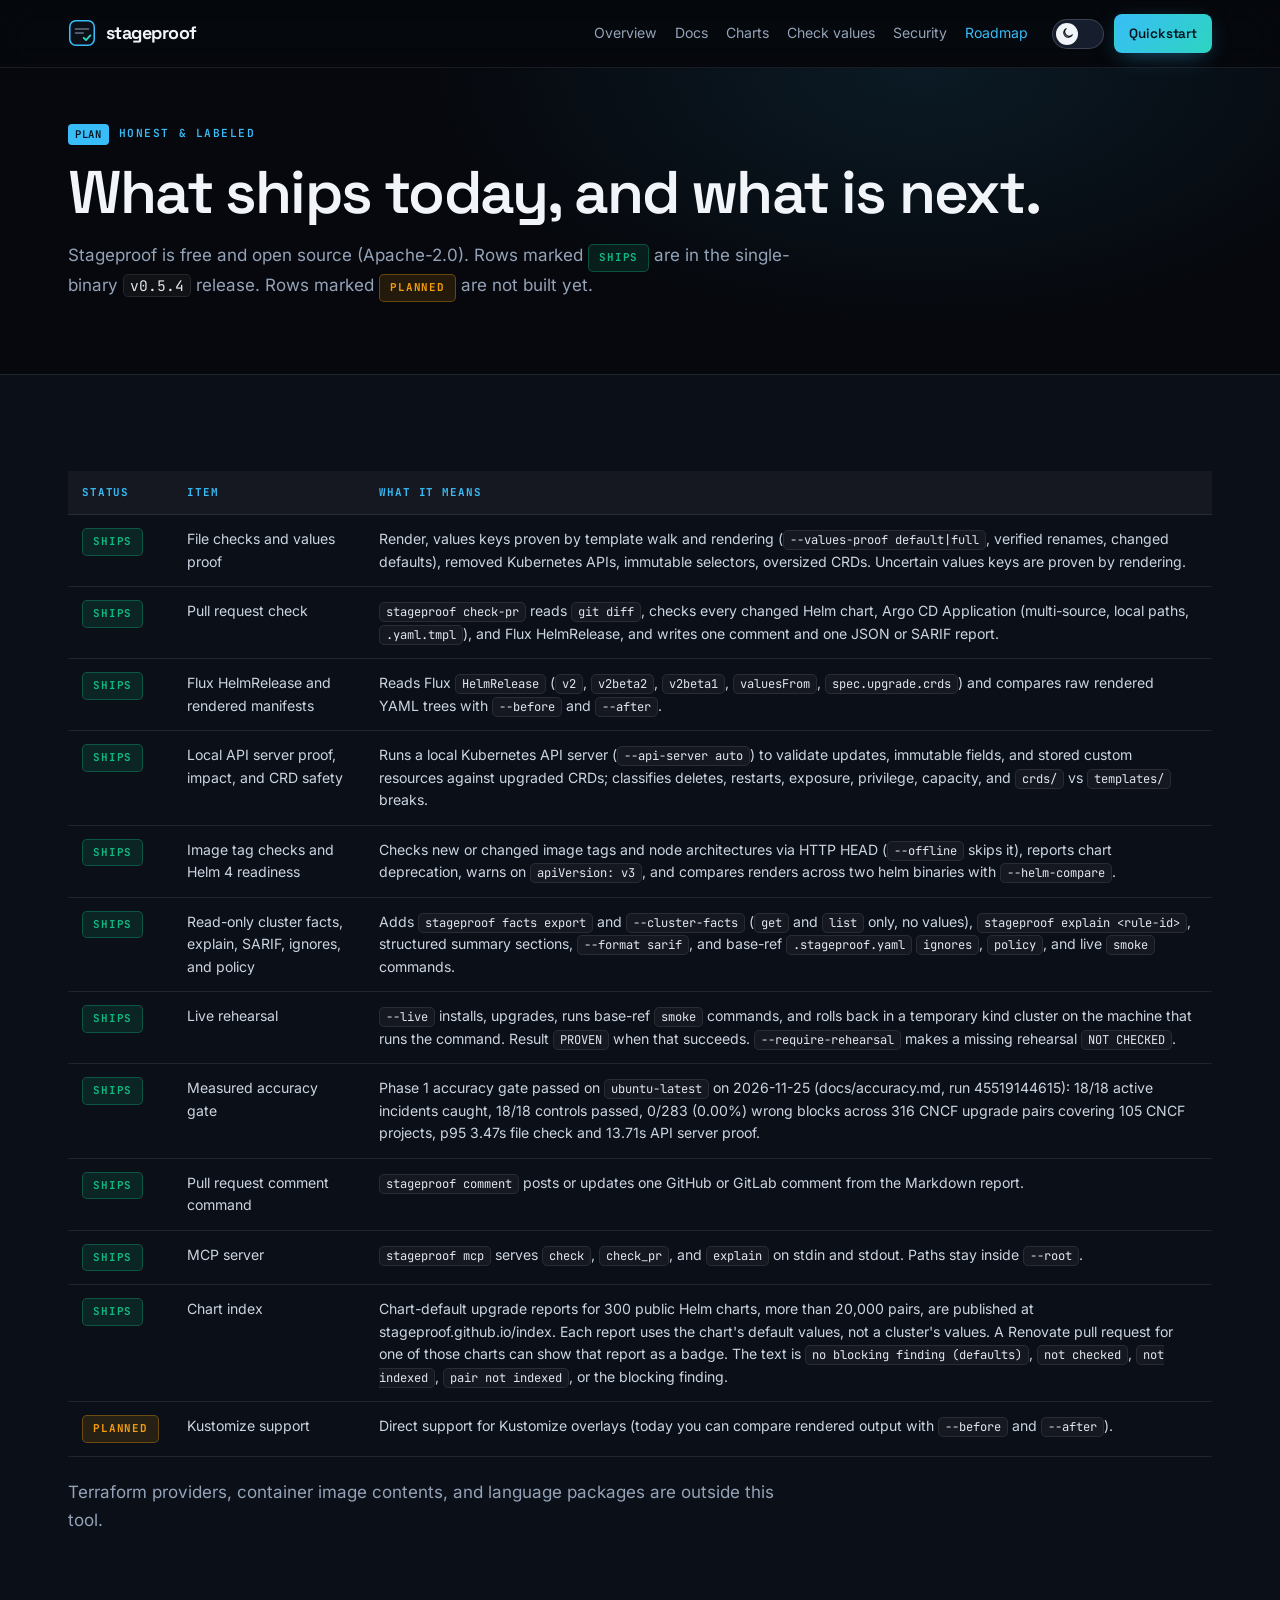
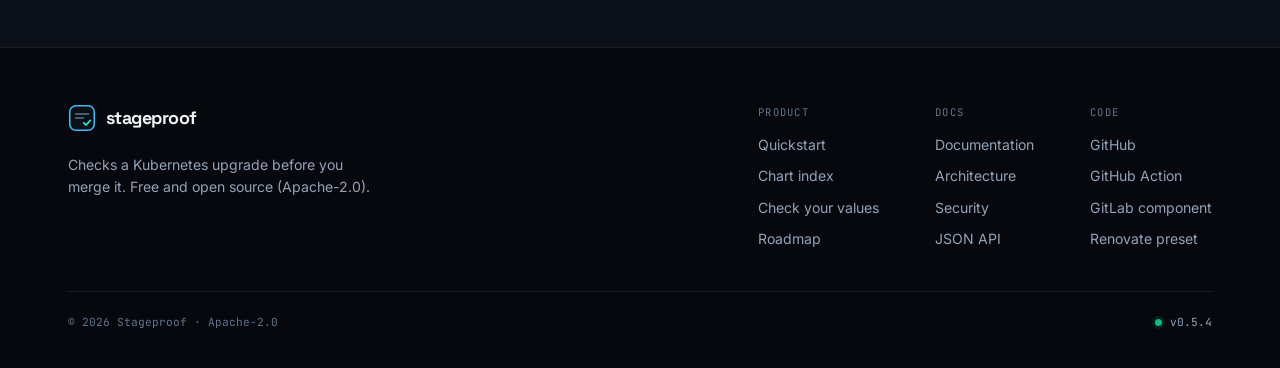
<file: web/roadmap.html>
<!doctype html>
<html lang="en">
<head>
  <meta charset="utf-8" />
  <script>try{if(localStorage.getItem("stageproof-theme")==="light")document.documentElement.setAttribute("data-theme","light")}catch(e){}</script>
  <meta name="viewport" content="width=device-width, initial-scale=1" />
  <title>Roadmap - Stageproof</title>
  <meta name="description" content="What Stageproof does today, and what is planned for the command line tool. Planned items are labeled planned." />
  <meta name="theme-color" content="#06080D" />
  <link rel="icon" href="data:image/svg+xml,%3Csvg xmlns='http://www.w3.org/2000/svg' viewBox='0 0 32 32'%3E%3Crect width='32' height='32' rx='7' fill='%2306080D' stroke='%2338BDF8' stroke-width='2'/%3E%3Cpath d='M9 11h14M9 21h8' stroke='%2364748B' stroke-width='2' stroke-linecap='round'/%3E%3Cpath d='M18.5 21l2.5 2.5L25.5 18' fill='none' stroke='%232DD4BF' stroke-width='2.4' stroke-linecap='round' stroke-linejoin='round'/%3E%3C/svg%3E" />
  <link rel="preload" href="assets/fonts/space-grotesk-latin.woff2" as="font" type="font/woff2" crossorigin />
  <link rel="preload" href="assets/fonts/inter-latin.woff2" as="font" type="font/woff2" crossorigin />
  <link rel="stylesheet" href="assets/styles.css?v=22" />
  <script src="assets/app.js?v=19" defer></script>
</head>
<body>
  <a class="skip" href="#main">Skip to content</a>
  <header class="nav">
    <div class="wrap nav-inner">
      <a class="brand" href="index.html">
        <svg class="brand-mark" viewBox="0 0 32 32" fill="none" aria-hidden="true">
          <rect x="2" y="2" width="28" height="28" rx="7" fill="#0B0F17" stroke="#38BDF8" stroke-width="1.8"/>
          <path d="M8.5 11.5h15M8.5 16h9" stroke="#64748B" stroke-width="1.8" stroke-linecap="round"/>
          <path d="M18 21.5l2.6 2.6 4.9-5.3" stroke="#2DD4BF" stroke-width="2.2" stroke-linecap="round" stroke-linejoin="round"/>
        </svg>
        <span class="brand-word">stageproof</span>
      </a>
      <nav class="nav-links" id="nav-links" aria-label="Primary">
        <a href="index.html">Overview</a>
        <a href="docs.html">Docs</a>
        <a href="https://stageproof.github.io/index/">Charts</a>
        <a href="https://stageproof.github.io/index/values/">Check values</a>
        <a href="security.html">Security</a>
        <a href="roadmap.html" class="active" aria-current="page">Roadmap</a>
      </nav>
      <div class="nav-cta">
        <button class="theme-toggle" id="theme-toggle" type="button" aria-pressed="false" aria-label="Switch to light theme">
          <span class="theme-toggle-thumb" aria-hidden="true">
            <svg class="theme-icon-moon" viewBox="0 0 24 24" fill="none" stroke="currentColor" stroke-width="2" stroke-linecap="round" stroke-linejoin="round"><path d="M21 14.5A8.5 8.5 0 1 1 9.5 3 7 7 0 0 0 21 14.5z"/></svg>
            <svg class="theme-icon-sun" viewBox="0 0 24 24" fill="none" stroke="currentColor" stroke-width="2" stroke-linecap="round"><circle cx="12" cy="12" r="4"/><path d="M12 2v2M12 20v2M4.9 4.9l1.4 1.4M17.7 17.7l1.4 1.4M2 12h2M20 12h2M4.9 19.1l1.4-1.4M17.7 6.3l1.4-1.4"/></svg>
          </span>
        </button>
        <a class="btn btn-primary btn-sm" href="docs.html#first-check">Quickstart</a>
      </div>
      <button class="nav-toggle" id="nav-toggle" type="button" aria-expanded="false" aria-controls="nav-links" aria-label="Toggle navigation">Menu</button>
    </div>
  </header>

  <main id="main">
    <section class="sub-hero">
      <div class="wrap">
        <p class="kicker"><span class="kicker-num">PLAN</span> Honest &amp; labeled</p>
        <h1>What ships today, and what is next.</h1>
        <p class="sec-lede">Stageproof is free and open source (Apache-2.0). Rows marked <span class="verdict-badge ok">Ships</span> are in the single-binary <code>v0.5.4</code> release. Rows marked <span class="verdict-badge warn">Planned</span> are not built yet.</p>
      </div>
    </section>

    <section class="sec sec-alt">
      <div class="wrap">
        <table class="spec-table">
          <thead>
            <tr><th>Status</th><th>Item</th><th>What it means</th></tr>
          </thead>
          <tbody>
            <tr>
              <td><span class="verdict-badge ok">Ships</span></td>
              <td>File checks and values proof</td>
              <td>Render, values keys proven by template walk and rendering (<code>--values-proof default|full</code>, verified renames, changed defaults), removed Kubernetes APIs, immutable selectors, oversized CRDs. Uncertain values keys are proven by rendering.</td>
            </tr>
            <tr>
              <td><span class="verdict-badge ok">Ships</span></td>
              <td>Pull request check</td>
              <td><code>stageproof check-pr</code> reads <code>git diff</code>, checks every changed Helm chart, Argo CD Application (multi-source, local paths, <code>.yaml.tmpl</code>), and Flux HelmRelease, and writes one comment and one JSON or SARIF report.</td>
            </tr>
            <tr>
              <td><span class="verdict-badge ok">Ships</span></td>
              <td>Flux HelmRelease and rendered manifests</td>
              <td>Reads Flux <code>HelmRelease</code> (<code>v2</code>, <code>v2beta2</code>, <code>v2beta1</code>, <code>valuesFrom</code>, <code>spec.upgrade.crds</code>) and compares raw rendered YAML trees with <code>--before</code> and <code>--after</code>.</td>
            </tr>
            <tr>
              <td><span class="verdict-badge ok">Ships</span></td>
              <td>Local API server proof, impact, and CRD safety</td>
              <td>Runs a local Kubernetes API server (<code>--api-server auto</code>) to validate updates, immutable fields, and stored custom resources against upgraded CRDs; classifies deletes, restarts, exposure, privilege, capacity, and <code>crds/</code> vs <code>templates/</code> breaks.</td>
            </tr>
            <tr>
              <td><span class="verdict-badge ok">Ships</span></td>
              <td>Image tag checks and Helm 4 readiness</td>
              <td>Checks new or changed image tags and node architectures via HTTP HEAD (<code>--offline</code> skips it), reports chart deprecation, warns on <code>apiVersion: v3</code>, and compares renders across two helm binaries with <code>--helm-compare</code>.</td>
            </tr>
            <tr>
              <td><span class="verdict-badge ok">Ships</span></td>
              <td>Read-only cluster facts, explain, SARIF, ignores, and policy</td>
              <td>Adds <code>stageproof facts export</code> and <code>--cluster-facts</code> (<code>get</code> and <code>list</code> only, no values), <code>stageproof explain &lt;rule-id&gt;</code>, structured summary sections, <code>--format sarif</code>, and base-ref <code>.stageproof.yaml</code> <code>ignores</code>, <code>policy</code>, and live <code>smoke</code> commands.</td>
            </tr>
            <tr>
              <td><span class="verdict-badge ok">Ships</span></td>
              <td>Live rehearsal</td>
              <td><code>--live</code> installs, upgrades, runs base-ref <code>smoke</code> commands, and rolls back in a temporary kind cluster on the machine that runs the command. Result <code>PROVEN</code> when that succeeds. <code>--require-rehearsal</code> makes a missing rehearsal <code>NOT CHECKED</code>.</td>
            </tr>
            <tr>
              <td><span class="verdict-badge ok">Ships</span></td>
              <td>Measured accuracy gate</td>
              <td>Phase 1 accuracy gate passed on <code>ubuntu-latest</code> on 2026-11-25 (<a href="https://github.com/stageproof/stageproof/blob/main/docs/accuracy.md">docs/accuracy.md</a>, run 45519144615): 18/18 active incidents caught, 18/18 controls passed, 0/283 (0.00%) wrong blocks across 316 CNCF upgrade pairs covering 105 CNCF projects, p95 3.47s file check and 13.71s API server proof.</td>
            </tr>
            <tr>
              <td><span class="verdict-badge ok">Ships</span></td>
              <td>Pull request comment command</td>
              <td><code>stageproof comment</code> posts or updates one GitHub or GitLab comment from the Markdown report.</td>
            </tr>
            <tr>
              <td><span class="verdict-badge ok">Ships</span></td>
              <td>MCP server</td>
              <td><code>stageproof mcp</code> serves <code>check</code>, <code>check_pr</code>, and <code>explain</code> on stdin and stdout. Paths stay inside <code>--root</code>.</td>
            </tr>
            <tr>
              <td><span class="verdict-badge ok">Ships</span></td>
              <td>Chart index</td>
              <td>Chart-default upgrade reports for 300 public Helm charts, more than 20,000 pairs, are published at <a href="https://stageproof.github.io/index/">stageproof.github.io/index</a>. Each report uses the chart's default values, not a cluster's values. A Renovate pull request for one of those charts can show that report as a badge. The text is <code>no blocking finding (defaults)</code>, <code>not checked</code>, <code>not indexed</code>, <code>pair not indexed</code>, or the blocking finding.</td>
            </tr>
            <tr>
              <td><span class="verdict-badge warn">Planned</span></td>
              <td>Kustomize support</td>
              <td>Direct support for Kustomize overlays (today you can compare rendered output with <code>--before</code> and <code>--after</code>).</td>
            </tr>
          </tbody>
        </table>
        <p class="sec-lede measured">Terraform providers, container image contents, and language packages are outside this tool.</p>
      </div>
    </section>
  </main>

  <footer class="footer">
    <div class="wrap">
      <div class="footer-top">
        <div class="footer-brand">
          <a class="brand" href="index.html">
            <svg class="brand-mark" viewBox="0 0 32 32" fill="none" aria-hidden="true">
              <rect x="2" y="2" width="28" height="28" rx="7" fill="#0B0F17" stroke="#38BDF8" stroke-width="1.8"/>
              <path d="M8.5 11.5h15M8.5 16h9" stroke="#64748B" stroke-width="1.8" stroke-linecap="round"/>
              <path d="M18 21.5l2.6 2.6 4.9-5.3" stroke="#2DD4BF" stroke-width="2.2" stroke-linecap="round" stroke-linejoin="round"/>
            </svg>
            <span class="brand-word">stageproof</span>
          </a>
          <p>Checks a Kubernetes upgrade before you merge it. Free and open source (Apache-2.0).</p>
        </div>
        <div class="footer-cols">
          <div class="footer-col">
            <span class="footer-h">Product</span>
            <a href="docs.html#first-check">Quickstart</a>
            <a href="https://stageproof.github.io/index/">Chart index</a>
            <a href="https://stageproof.github.io/index/values/">Check your values</a>
            <a href="roadmap.html">Roadmap</a>
          </div>
          <div class="footer-col">
            <span class="footer-h">Docs</span>
            <a href="docs.html">Documentation</a>
            <a href="architecture.html">Architecture</a>
            <a href="security.html">Security</a>
            <a href="https://stageproof.github.io/index/api/">JSON API</a>
          </div>
          <div class="footer-col">
            <span class="footer-h">Code</span>
            <a href="https://github.com/stageproof/stageproof">GitHub</a>
            <a href="https://github.com/stageproof/action">GitHub Action</a>
            <a href="https://gitlab.com/zarovvvv/stageproof">GitLab component</a>
            <a href="https://github.com/stageproof/renovate-presets">Renovate preset</a>
          </div>
        </div>
      </div>
      <div class="footer-bottom">
        <span>© 2026 Stageproof · Apache-2.0</span>
        <span class="status-pill"><span class="dot-live"></span>v0.5.4</span>
      </div>
    </div>
  </footer>
</body>
</html>
</file>
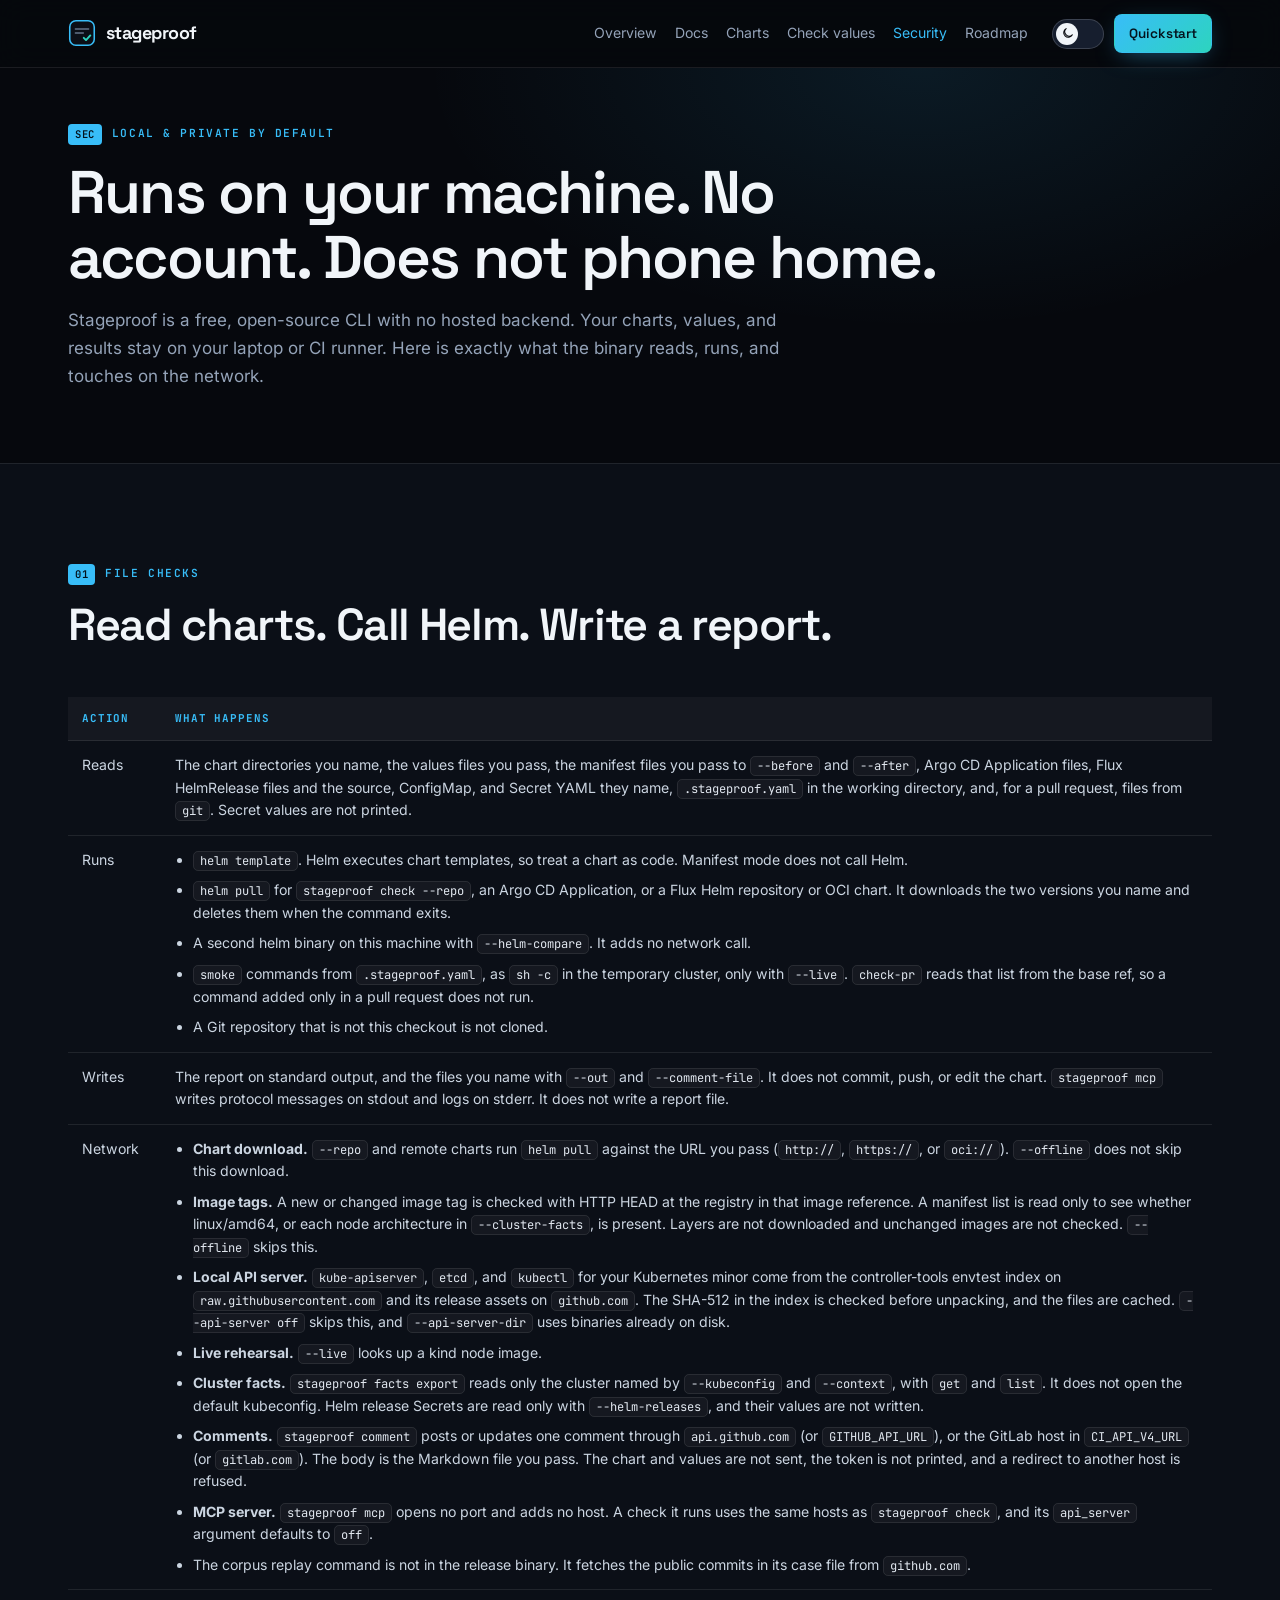
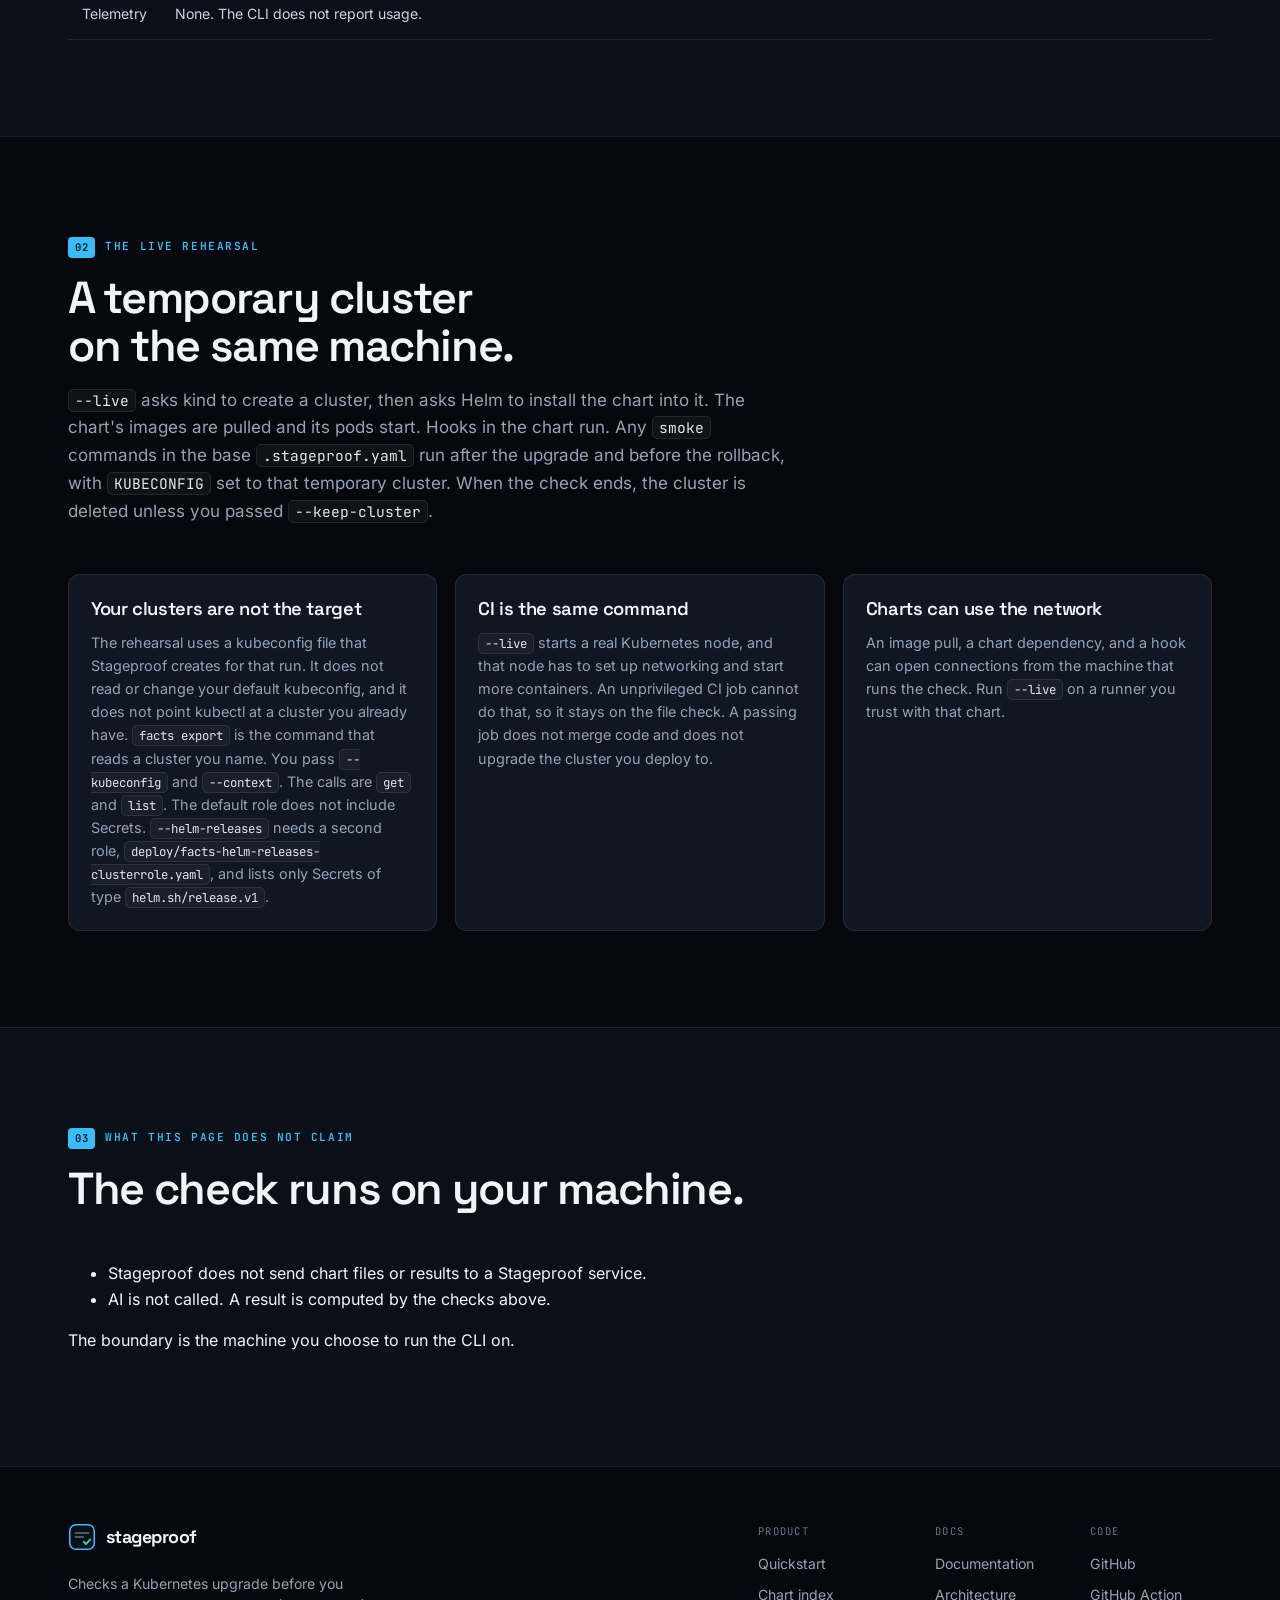
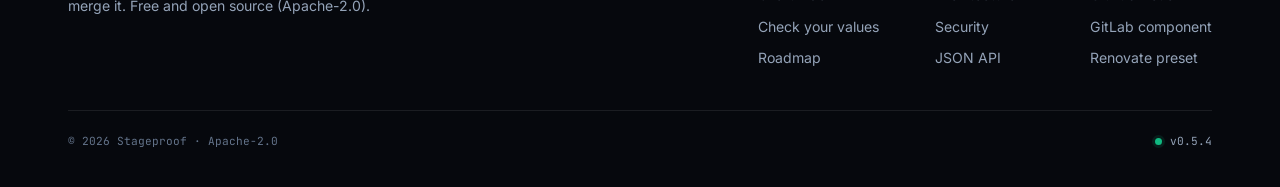
<file: web/security.html>
<!doctype html>
<html lang="en">
<head>
  <meta charset="utf-8" />
  <script>try{if(localStorage.getItem("stageproof-theme")==="light")document.documentElement.setAttribute("data-theme","light")}catch(e){}</script>
  <meta name="viewport" content="width=device-width, initial-scale=1" />
  <title>Security - Stageproof</title>
  <meta name="description" content="Stageproof runs on your machine or your CI runner. It does not phone home. A live rehearsal starts a temporary cluster and runs the chart there." />
  <meta name="theme-color" content="#06080D" />
  <link rel="icon" href="data:image/svg+xml,%3Csvg xmlns='http://www.w3.org/2000/svg' viewBox='0 0 32 32'%3E%3Crect width='32' height='32' rx='7' fill='%2306080D' stroke='%2338BDF8' stroke-width='2'/%3E%3Cpath d='M9 11h14M9 21h8' stroke='%2364748B' stroke-width='2' stroke-linecap='round'/%3E%3Cpath d='M18.5 21l2.5 2.5L25.5 18' fill='none' stroke='%232DD4BF' stroke-width='2.4' stroke-linecap='round' stroke-linejoin='round'/%3E%3C/svg%3E" />
  <link rel="preload" href="assets/fonts/space-grotesk-latin.woff2" as="font" type="font/woff2" crossorigin />
  <link rel="preload" href="assets/fonts/inter-latin.woff2" as="font" type="font/woff2" crossorigin />
  <link rel="stylesheet" href="assets/styles.css?v=22" />
  <script src="assets/app.js?v=19" defer></script>
</head>
<body>
  <a class="skip" href="#main">Skip to content</a>
  <header class="nav">
    <div class="wrap nav-inner">
      <a class="brand" href="index.html">
        <svg class="brand-mark" viewBox="0 0 32 32" fill="none" aria-hidden="true">
          <rect x="2" y="2" width="28" height="28" rx="7" fill="#0B0F17" stroke="#38BDF8" stroke-width="1.8"/>
          <path d="M8.5 11.5h15M8.5 16h9" stroke="#64748B" stroke-width="1.8" stroke-linecap="round"/>
          <path d="M18 21.5l2.6 2.6 4.9-5.3" stroke="#2DD4BF" stroke-width="2.2" stroke-linecap="round" stroke-linejoin="round"/>
        </svg>
        <span class="brand-word">stageproof</span>
      </a>
      <nav class="nav-links" id="nav-links" aria-label="Primary">
        <a href="index.html">Overview</a>
        <a href="docs.html">Docs</a>
        <a href="https://stageproof.github.io/index/">Charts</a>
        <a href="https://stageproof.github.io/index/values/">Check values</a>
        <a href="security.html" class="active" aria-current="page">Security</a>
        <a href="roadmap.html">Roadmap</a>
      </nav>
      <div class="nav-cta">
        <button class="theme-toggle" id="theme-toggle" type="button" aria-pressed="false" aria-label="Switch to light theme">
          <span class="theme-toggle-thumb" aria-hidden="true">
            <svg class="theme-icon-moon" viewBox="0 0 24 24" fill="none" stroke="currentColor" stroke-width="2" stroke-linecap="round" stroke-linejoin="round"><path d="M21 14.5A8.5 8.5 0 1 1 9.5 3 7 7 0 0 0 21 14.5z"/></svg>
            <svg class="theme-icon-sun" viewBox="0 0 24 24" fill="none" stroke="currentColor" stroke-width="2" stroke-linecap="round"><circle cx="12" cy="12" r="4"/><path d="M12 2v2M12 20v2M4.9 4.9l1.4 1.4M17.7 17.7l1.4 1.4M2 12h2M20 12h2M4.9 19.1l1.4-1.4M17.7 6.3l1.4-1.4"/></svg>
          </span>
        </button>
        <a class="btn btn-primary btn-sm" href="docs.html#first-check">Quickstart</a>
      </div>
      <button class="nav-toggle" id="nav-toggle" type="button" aria-expanded="false" aria-controls="nav-links" aria-label="Toggle navigation">Menu</button>
    </div>
  </header>

  <main id="main">
    <section class="sub-hero">
      <div class="wrap">
        <p class="kicker"><span class="kicker-num">SEC</span> Local &amp; private by default</p>
        <h1>Runs on your machine. No account. Does not phone home.</h1>
        <p class="sec-lede">Stageproof is a free, open-source CLI with no hosted backend. Your charts, values, and results stay on your laptop or CI runner. Here is exactly what the binary reads, runs, and touches on the network.</p>
      </div>
    </section>

    <section class="sec sec-alt">
      <div class="wrap">
        <div class="sec-head">
          <p class="kicker"><span class="kicker-num">01</span> File checks</p>
          <h2>Read charts. Call Helm. Write a report.</h2>
        </div>
        <table class="spec-table">
          <thead><tr><th>Action</th><th>What happens</th></tr></thead>
          <tbody>
            <tr><td>Reads</td><td>The chart directories you name, the values files you pass, the manifest files you pass to <code>--before</code> and <code>--after</code>, Argo CD Application files, Flux HelmRelease files and the source, ConfigMap, and Secret YAML they name, <code>.stageproof.yaml</code> in the working directory, and, for a pull request, files from <code>git</code>. Secret values are not printed.</td></tr>
            <tr><td>Runs</td><td><ul class="cell-list">
              <li><code>helm template</code>. Helm executes chart templates, so treat a chart as code. Manifest mode does not call Helm.</li>
              <li><code>helm pull</code> for <code>stageproof check --repo</code>, an Argo CD Application, or a Flux Helm repository or OCI chart. It downloads the two versions you name and deletes them when the command exits.</li>
              <li>A second helm binary on this machine with <code>--helm-compare</code>. It adds no network call.</li>
              <li><code>smoke</code> commands from <code>.stageproof.yaml</code>, as <code>sh -c</code> in the temporary cluster, only with <code>--live</code>. <code>check-pr</code> reads that list from the base ref, so a command added only in a pull request does not run.</li>
              <li>A Git repository that is not this checkout is not cloned.</li>
            </ul></td></tr>
            <tr><td>Writes</td><td>The report on standard output, and the files you name with <code>--out</code> and <code>--comment-file</code>. It does not commit, push, or edit the chart. <code>stageproof mcp</code> writes protocol messages on stdout and logs on stderr. It does not write a report file.</td></tr>
            <tr><td>Network</td><td><ul class="cell-list">
              <li><strong>Chart download.</strong> <code>--repo</code> and remote charts run <code>helm pull</code> against the URL you pass (<code>http://</code>, <code>https://</code>, or <code>oci://</code>). <code>--offline</code> does not skip this download.</li>
              <li><strong>Image tags.</strong> A new or changed image tag is checked with HTTP HEAD at the registry in that image reference. A manifest list is read only to see whether linux/amd64, or each node architecture in <code>--cluster-facts</code>, is present. Layers are not downloaded and unchanged images are not checked. <code>--offline</code> skips this.</li>
              <li><strong>Local API server.</strong> <code>kube-apiserver</code>, <code>etcd</code>, and <code>kubectl</code> for your Kubernetes minor come from the controller-tools envtest index on <code>raw.githubusercontent.com</code> and its release assets on <code>github.com</code>. The SHA-512 in the index is checked before unpacking, and the files are cached. <code>--api-server off</code> skips this, and <code>--api-server-dir</code> uses binaries already on disk.</li>
              <li><strong>Live rehearsal.</strong> <code>--live</code> looks up a kind node image.</li>
              <li><strong>Cluster facts.</strong> <code>stageproof facts export</code> reads only the cluster named by <code>--kubeconfig</code> and <code>--context</code>, with <code>get</code> and <code>list</code>. It does not open the default kubeconfig. Helm release Secrets are read only with <code>--helm-releases</code>, and their values are not written.</li>
              <li><strong>Comments.</strong> <code>stageproof comment</code> posts or updates one comment through <code>api.github.com</code> (or <code>GITHUB_API_URL</code>), or the GitLab host in <code>CI_API_V4_URL</code> (or <code>gitlab.com</code>). The body is the Markdown file you pass. The chart and values are not sent, the token is not printed, and a redirect to another host is refused.</li>
              <li><strong>MCP server.</strong> <code>stageproof mcp</code> opens no port and adds no host. A check it runs uses the same hosts as <code>stageproof check</code>, and its <code>api_server</code> argument defaults to <code>off</code>.</li>
              <li>The corpus replay command is not in the release binary. It fetches the public commits in its case file from <code>github.com</code>.</li>
            </ul></td></tr>
            <tr><td>Telemetry</td><td>None. The CLI does not report usage.</td></tr>
          </tbody>
        </table>
      </div>
    </section>

    <section class="sec">
      <div class="wrap">
        <div class="sec-head">
          <p class="kicker"><span class="kicker-num">02</span> The live rehearsal</p>
          <h2>A temporary cluster on the same machine.</h2>
          <p class="sec-lede"><code>--live</code> asks kind to create a cluster, then asks Helm to install the chart into it. The chart's images are pulled and its pods start. Hooks in the chart run. Any <code>smoke</code> commands in the base <code>.stageproof.yaml</code> run after the upgrade and before the rollback, with <code>KUBECONFIG</code> set to that temporary cluster. When the check ends, the cluster is deleted unless you passed <code>--keep-cluster</code>.</p>
        </div>
        <div class="doc-grid">
          <article class="doc-card">
            <h3>Your clusters are not the target</h3>
            <p>The rehearsal uses a kubeconfig file that Stageproof creates for that run. It does not read or change your default kubeconfig, and it does not point kubectl at a cluster you already have. <code>facts export</code> is the command that reads a cluster you name. You pass <code>--kubeconfig</code> and <code>--context</code>. The calls are <code>get</code> and <code>list</code>. The default role does not include Secrets. <code>--helm-releases</code> needs a second role, <code>deploy/facts-helm-releases-clusterrole.yaml</code>, and lists only Secrets of type <code>helm.sh/release.v1</code>.</p>
          </article>
          <article class="doc-card">
            <h3>CI is the same command</h3>
            <p><code>--live</code> starts a real Kubernetes node, and that node has to set up networking and start more containers. An unprivileged CI job cannot do that, so it stays on the file check. A passing job does not merge code and does not upgrade the cluster you deploy to.</p>
          </article>
          <article class="doc-card">
            <h3>Charts can use the network</h3>
            <p>An image pull, a chart dependency, and a hook can open connections from the machine that runs the check. Run <code>--live</code> on a runner you trust with that chart.</p>
          </article>
        </div>
      </div>
    </section>

    <section class="sec sec-alt">
      <div class="wrap">
        <div class="sec-head">
          <p class="kicker"><span class="kicker-num">03</span> What this page does not claim</p>
          <h2>The check runs on your machine.</h2>
        </div>
        <ul>
          <li>Stageproof does not send chart files or results to a Stageproof service.</li>
          <li>AI is not called. A result is computed by the checks above.</li>
        </ul>
        <p>The boundary is the machine you choose to run the CLI on.</p>
      </div>
    </section>
  </main>

  <footer class="footer">
    <div class="wrap">
      <div class="footer-top">
        <div class="footer-brand">
          <a class="brand" href="index.html">
            <svg class="brand-mark" viewBox="0 0 32 32" fill="none" aria-hidden="true">
              <rect x="2" y="2" width="28" height="28" rx="7" fill="#0B0F17" stroke="#38BDF8" stroke-width="1.8"/>
              <path d="M8.5 11.5h15M8.5 16h9" stroke="#64748B" stroke-width="1.8" stroke-linecap="round"/>
              <path d="M18 21.5l2.6 2.6 4.9-5.3" stroke="#2DD4BF" stroke-width="2.2" stroke-linecap="round" stroke-linejoin="round"/>
            </svg>
            <span class="brand-word">stageproof</span>
          </a>
          <p>Checks a Kubernetes upgrade before you merge it. Free and open source (Apache-2.0).</p>
        </div>
        <div class="footer-cols">
          <div class="footer-col">
            <span class="footer-h">Product</span>
            <a href="docs.html#first-check">Quickstart</a>
            <a href="https://stageproof.github.io/index/">Chart index</a>
            <a href="https://stageproof.github.io/index/values/">Check your values</a>
            <a href="roadmap.html">Roadmap</a>
          </div>
          <div class="footer-col">
            <span class="footer-h">Docs</span>
            <a href="docs.html">Documentation</a>
            <a href="architecture.html">Architecture</a>
            <a href="security.html">Security</a>
            <a href="https://stageproof.github.io/index/api/">JSON API</a>
          </div>
          <div class="footer-col">
            <span class="footer-h">Code</span>
            <a href="https://github.com/stageproof/stageproof">GitHub</a>
            <a href="https://github.com/stageproof/action">GitHub Action</a>
            <a href="https://gitlab.com/zarovvvv/stageproof">GitLab component</a>
            <a href="https://github.com/stageproof/renovate-presets">Renovate preset</a>
          </div>
        </div>
      </div>
      <div class="footer-bottom">
        <span>© 2026 Stageproof · Apache-2.0</span>
        <span class="status-pill"><span class="dot-live"></span>v0.5.4</span>
      </div>
    </div>
  </footer>
</body>
</html>
</file>
<file: web/assets/styles.css>
/* ==========================================================================
   Stageproof design system
   Zero dependencies. High contrast. Immediate initial paint (no opacity:0 trap).
   ========================================================================== */

/* Fonts are served from this site. SIL Open Font License: fonts/LICENSE.txt */
@font-face {
  font-family: "Inter";
  font-style: normal;
  font-weight: 400 700;
  font-display: swap;
  src: url("fonts/inter-latin.woff2") format("woff2");
}
@font-face {
  font-family: "Space Grotesk";
  font-style: normal;
  font-weight: 500 700;
  font-display: swap;
  src: url("fonts/space-grotesk-latin.woff2") format("woff2");
}
@font-face {
  font-family: "JetBrains Mono";
  font-style: normal;
  font-weight: 400 700;
  font-display: swap;
  src: url("fonts/jetbrains-mono-latin.woff2") format("woff2");
}

:root {
  color-scheme: dark;
  --bg:           #06080D;
  --bg-elev:      #0B0F17;
  --surface:      #101622;
  --surface-2:    #161E2E;
  --term-bg:      #05070B;
  --nav-bg:       rgba(6, 8, 13, 0.88);

  --border:       rgba(255, 255, 255, 0.085);
  --border-hi:    rgba(255, 255, 255, 0.16);
  --border-cyan:  rgba(56, 189, 248, 0.38);
  --hover:        rgba(255, 255, 255, 0.03);
  --hover-strong: rgba(255, 255, 255, 0.08);
  --chip-bg:      rgba(255, 255, 255, 0.04);

  --text:         #F1F5F9;
  --text-2:       #CBD5E1;
  --muted:        #94A3B8;
  --dim:          #64748B;
  --code-fg:      #E2E8F0;
  --code-soft:    #CBD5E1;
  --pass-text:    #A7F3D0;
  --fail-text:    #FDA4AF;
  --patch-bg:     #04090A;
  --patch-fg:     #D1FAE5;
  --grad-a:       #E2E8F0;
  --hero-line:    rgba(255, 255, 255, 0.025);
  --paid-end:     #101622;
  --dot:          #263142;
  --scroll:       rgba(255, 255, 255, 0.14);

  --accent:       #38BDF8;
  --accent-2:     #2DD4BF;
  --accent-ink:   #04131D;
  --pill-fg:      #7DD3FC;

  /* Semantic verdicts only */
  --ok:           #10B981;
  --ok-bg:        rgba(16, 185, 129, 0.12);
  --ok-bd:        rgba(16, 185, 129, 0.34);

  --warn:         #F59E0B;
  --warn-bg:      rgba(245, 158, 11, 0.12);
  --warn-bd:      rgba(245, 158, 11, 0.34);

  --bad:          #F43F5E;
  --bad-bg:       rgba(244, 63, 94, 0.12);
  --bad-bd:       rgba(244, 63, 94, 0.36);

  --slate:        #94A3B8;
  --slate-bg:     rgba(148, 163, 184, 0.12);
  --slate-bd:     rgba(148, 163, 184, 0.30);

  --max:          1200px;
  --nav-h:        68px;
  --radius:       12px;
  --radius-sm:    8px;

  --sans: "Space Grotesk", "Inter", ui-sans-serif, system-ui, -apple-system, "Segoe UI", Roboto, sans-serif;
  --body: "Inter", ui-sans-serif, system-ui, -apple-system, "Segoe UI", Roboto, sans-serif;
  --mono: "JetBrains Mono", ui-monospace, SFMono-Regular, Menlo, Monaco, Consolas, monospace;
}

[data-theme="light"] {
  color-scheme: light;
  --bg:           #F4F6F8;
  --bg-elev:      #FFFFFF;
  --surface:      #FFFFFF;
  --surface-2:    #EEF2F6;
  --term-bg:      #F8FAFC;
  --nav-bg:       rgba(255, 255, 255, 0.9);

  --border:       rgba(15, 23, 42, 0.1);
  --border-hi:    rgba(15, 23, 42, 0.16);
  --border-cyan:  rgba(3, 105, 161, 0.4);
  --hover:        rgba(15, 23, 42, 0.04);
  --hover-strong: rgba(15, 23, 42, 0.08);
  --chip-bg:      rgba(15, 23, 42, 0.04);

  --text:         #0F172A;
  --text-2:       #1E293B;
  --muted:        #475569;
  --dim:          #64748B;
  --code-fg:      #0F172A;
  --code-soft:    #334155;
  --pass-text:    #047857;
  --fail-text:    #BE123C;
  --patch-bg:     #F0FDFA;
  --patch-fg:     #134E4A;
  --grad-a:       #0F172A;
  --hero-line:    rgba(15, 23, 42, 0.06);
  --paid-end:     #FFFFFF;
  --dot:          #CBD5E1;
  --scroll:       rgba(15, 23, 42, 0.22);

  --accent:       #0369A1;
  --accent-2:     #0F766E;
  --accent-ink:   #FFFFFF;
  --pill-fg:      #0369A1;

  --ok:           #047857;
  --ok-bg:        rgba(4, 120, 87, 0.1);
  --ok-bd:        rgba(4, 120, 87, 0.28);
  --warn:         #B45309;
  --warn-bg:      rgba(180, 83, 9, 0.1);
  --warn-bd:      rgba(180, 83, 9, 0.3);
  --bad:          #BE123C;
  --bad-bg:       rgba(190, 18, 60, 0.08);
  --bad-bd:       rgba(190, 18, 60, 0.28);
  --slate:        #475569;
  --slate-bg:     rgba(71, 85, 105, 0.08);
  --slate-bd:     rgba(71, 85, 105, 0.22);
}

*, *::before, *::after { box-sizing: border-box; }
html { scroll-behavior: smooth; overflow-x: clip; }
body {
  margin: 0;
  background: var(--bg);
  color: var(--text);
  font-family: var(--body);
  font-size: 16px;
  line-height: 1.6;
  -webkit-font-smoothing: antialiased;
  text-rendering: optimizeLegibility;
  overflow-x: clip;
}

img, svg { display: block; max-width: 100%; }
a { color: inherit; text-decoration: none; }
button, input, select { font: inherit; color: inherit; }
::selection { background: var(--accent); color: var(--accent-ink); }

.wrap { width: 100%; max-width: var(--max); margin: 0 auto; padding: 0 28px; }
section[id], div[id], button, a, input, select, [tabindex] { scroll-margin-top: calc(var(--nav-h) + 24px); }

.skip {
  position: fixed; top: -100px; left: 16px; z-index: 200;
  background: var(--accent); color: var(--accent-ink);
  padding: 10px 16px; border-radius: 8px; font-weight: 600;
}
.skip:focus { top: 14px; }

h1, h2, h3, h4 {
  margin: 0;
  font-family: var(--sans);
  font-weight: 600;
  letter-spacing: -0.03em;
  line-height: 1.08;
}
h1 { font-size: clamp(2.45rem, 4.7vw, 3.85rem); text-wrap: balance; }
h2 { font-size: clamp(1.9rem, 3.5vw, 2.85rem); text-wrap: balance; }
h3 { font-size: 1.15rem; letter-spacing: -0.02em; line-height: 1.3; }
p { margin: 0 0 1rem; }

/* No ligatures in code: "--flag" must not render as a long dash, "->" not as an arrow. */
code, pre, kbd { font-variant-ligatures: none; font-feature-settings: "liga" 0, "calt" 0; }

code {
  font-family: var(--mono);
  font-size: 0.86em;
  background: var(--chip-bg);
  border: 1px solid var(--border);
  padding: 1px 6px;
  border-radius: 5px;
  color: var(--code-fg);
}

/* ---------------- Buttons ---------------- */
.btn {
  display: inline-flex; align-items: center; justify-content: center; gap: 8px;
  padding: 12px 20px; border-radius: var(--radius-sm);
  font-family: var(--sans); font-weight: 600; font-size: 0.92rem; letter-spacing: -0.01em;
  border: 1px solid transparent; cursor: pointer;
  transition: transform 0.15s ease, background 0.15s ease, border-color 0.15s ease, box-shadow 0.15s ease;
}
.btn:active { transform: translateY(0); }
.btn:focus-visible { outline: 2px solid var(--accent); outline-offset: 2px; }

.btn-primary {
  background: linear-gradient(135deg, var(--accent), var(--accent-2));
  color: var(--accent-ink);
  box-shadow: 0 6px 24px -8px rgba(56, 189, 248, 0.55);
}
.btn-primary:hover { transform: translateY(-1px); filter: brightness(1.07); }

.btn-ghost {
  background: var(--hover);
  color: var(--text);
  border-color: var(--border-hi);
}
.btn-ghost:hover { background: var(--hover-strong); border-color: var(--border-hi); transform: translateY(-1px); }

.btn-sm { padding: 8px 14px; font-size: 0.84rem; }
.btn-block { width: 100%; }

/* ---------------- Nav ---------------- */
.nav {
  position: sticky; top: 0; z-index: 100; height: var(--nav-h);
  background: var(--nav-bg);
  backdrop-filter: blur(14px);
  -webkit-backdrop-filter: blur(14px);
  border-bottom: 1px solid var(--border);
}
.nav-inner { height: 100%; display: flex; align-items: center; gap: 16px; min-width: 0; flex-wrap: nowrap; }
.brand { display: inline-flex; align-items: center; gap: 10px; flex-shrink: 0; }
.brand-mark { width: 28px; height: 28px; }
.brand-word { font-family: var(--sans); font-weight: 700; font-size: 1.12rem; letter-spacing: -0.03em; }
.brand-pill {
  font-family: var(--mono); font-size: 0.62rem; letter-spacing: 0.08em; text-transform: uppercase;
  color: var(--accent); background: rgba(56, 189, 248, 0.1); border: 1px solid rgba(56, 189, 248, 0.28);
  padding: 2px 8px; border-radius: 999px;
}

.nav-links { display: flex; align-items: center; gap: 18px; margin-left: auto; min-width: 0; }
.nav-links a { font-size: 0.88rem; color: var(--muted); transition: color 0.15s ease; white-space: nowrap; }
.nav-links a:hover, .nav-links a.active { color: var(--text); }
.nav-links a.active { color: var(--accent); }
.nav-cta { display: flex; align-items: center; gap: 10px; flex-shrink: 0; margin-left: 8px; }
.nav-cta .btn { white-space: nowrap; }

.theme-toggle {
  width: 52px; height: 30px; padding: 0; flex-shrink: 0;
  border-radius: 999px; border: 1px solid var(--border-hi);
  background: var(--surface-2); position: relative; cursor: pointer;
}
.theme-toggle:focus-visible { outline: 2px solid var(--accent); outline-offset: 2px; }
.theme-toggle-thumb {
  position: absolute; top: 3px; left: 3px; width: 22px; height: 22px;
  border-radius: 50%; background: var(--text); color: var(--bg);
  display: grid; place-items: center;
  transition: transform 0.2s ease;
}
[data-theme="light"] .theme-toggle-thumb { transform: translateX(22px); }
.theme-toggle svg { width: 13px; height: 13px; }
.theme-toggle .theme-icon-moon { display: block; }
.theme-toggle .theme-icon-sun { display: none; }
[data-theme="light"] .theme-toggle .theme-icon-moon { display: none; }
[data-theme="light"] .theme-toggle .theme-icon-sun { display: block; }

.nav-toggle {
  display: none; margin-left: auto; background: transparent; border: 1px solid var(--border-hi);
  color: var(--text); border-radius: 8px; padding: 7px 10px; cursor: pointer;
}

/* ---------------- Section Layout ---------------- */
.sec { padding: 96px 0; border-top: 1px solid var(--border); position: relative; overflow-x: clip; }
.sec-alt { background: var(--bg-elev); }
.sec-head { max-width: 780px; margin-bottom: 48px; }
.kicker {
  display: inline-flex; align-items: center; gap: 10px;
  font-family: var(--mono); font-size: 0.7rem; font-weight: 600;
  letter-spacing: 0.14em; text-transform: uppercase; color: var(--accent);
  margin-bottom: 16px;
}
.kicker-num {
  color: var(--accent-ink); background: var(--accent);
  padding: 2px 7px; border-radius: 4px; font-size: 0.66rem; letter-spacing: 0.06em;
}
.sec-lede {
  margin-top: 16px; font-size: 1.06rem; color: var(--muted); line-height: 1.65; max-width: 66ch;
}

/* ---------------- Hero ---------------- */
.hero {
  position: relative;
  padding: 56px 0 72px;
  overflow: hidden;
  background:
    radial-gradient(960px 540px at 78% 12%, rgba(56, 189, 248, 0.11), transparent 62%),
    radial-gradient(640px 420px at 14% 80%, rgba(45, 212, 191, 0.06), transparent 60%),
    var(--bg);
}
.hero-grid {
  position: absolute; inset: 0; pointer-events: none;
  background-image:
    linear-gradient(to right, var(--hero-line) 1px, transparent 1px),
    linear-gradient(to bottom, var(--hero-line) 1px, transparent 1px);
  background-size: 64px 64px;
  mask-image: radial-gradient(ellipse 92% 76% at 50% 25%, #000 35%, transparent 82%);
  -webkit-mask-image: radial-gradient(ellipse 92% 76% at 50% 25%, #000 35%, transparent 82%);
}
.hero-inner {
  position: relative;
  display: grid;
  grid-template-columns: minmax(0, 1.02fr) minmax(0, 0.98fr);
  gap: 44px;
  align-items: start;
}
.hero-copy,
.proof-card,
.sim-panel,
.sim-inspector,
.evidence-card,
.ev-body,
.ci-shell,
.ci-body,
.compare-card,
.pain-card,
.lie-card,
.flow-step,
.vcard,
.plan,
.form-card,
.form-success,
.doc-card,
.diagram-box {
  min-width: 0;
  max-width: 100%;
}
pre { max-width: 100%; overflow-x: auto; }

.eyebrow-row { display: flex; flex-wrap: wrap; gap: 8px; margin-bottom: 22px; }
.pill {
  font-family: var(--mono); font-size: 0.68rem; letter-spacing: 0.06em; text-transform: uppercase;
  padding: 4px 10px; border-radius: 999px; border: 1px solid var(--border-hi); color: var(--text-2);
  background: var(--hover);
}
.pill-accent {
  background: rgba(56, 189, 248, 0.13); border-color: var(--border-cyan); color: var(--pill-fg);
}

.hero-copy h1 { margin-bottom: 20px; }
.hero-copy h1 .accent-grad {
  background: linear-gradient(120deg, var(--grad-a) 0%, var(--accent) 55%, var(--accent-2) 100%);
  -webkit-background-clip: text; background-clip: text; color: transparent;
}
.hero-lede {
  font-size: 1.08rem; color: var(--text-2); line-height: 1.66; max-width: 56ch; margin-bottom: 26px;
}

.hero-actions { display: flex; flex-wrap: wrap; gap: 12px; margin-bottom: 24px; }

.install-box {
  background: var(--term-bg); border: 1px solid var(--border-hi); border-radius: var(--radius);
  overflow: hidden; max-width: 540px; width: 100%;
}
.install-tabs {
  display: flex; border-bottom: 1px solid var(--border); background: var(--chip-bg);
  overflow-x: auto;
}
.install-tab {
  background: transparent; border: 0; border-bottom: 2px solid transparent;
  padding: 8px 14px; font-family: var(--mono); font-size: 0.7rem; color: var(--muted);
  cursor: pointer; white-space: nowrap; transition: color 0.15s ease, border-color 0.15s ease;
}
.install-tab:hover { color: var(--text); }
.install-tab.is-active { color: var(--accent); border-bottom-color: var(--accent); background: rgba(56, 189, 248, 0.05); }

.install-cmd {
  display: flex; align-items: center; gap: 10px; padding: 13px 14px;
  font-family: var(--mono); font-size: 0.78rem; min-width: 0;
}
.prompt { color: var(--accent-2); user-select: none; }
.install-cmd code {
  background: none; border: 0; padding: 0; color: var(--text);
  white-space: nowrap; overflow: hidden; text-overflow: ellipsis; flex: 1; min-width: 0;
}
.copy-btn {
  flex-shrink: 0; background: var(--chip-bg); border: 1px solid var(--border-hi);
  color: var(--text-2); border-radius: 6px; padding: 4px 10px;
  font-family: var(--mono); font-size: 0.65rem; text-transform: uppercase; letter-spacing: 0.06em;
  cursor: pointer; transition: border-color 0.15s ease, color 0.15s ease;
}
.copy-btn:hover { border-color: var(--accent); color: var(--accent); }

.hero-sub {
  margin-top: 14px; font-family: var(--mono); font-size: 0.72rem; color: var(--muted);
  display: flex; flex-wrap: wrap; gap: 8px 16px;
}

/* ---------------- Interactive Hero Proof Terminal ---------------- */
.proof-card {
  background: var(--surface); border: 1px solid var(--border-hi); border-radius: 14px;
  overflow: hidden; box-shadow: 0 32px 80px -32px rgba(0, 0, 0, 0.9);
}
.proof-header {
  display: flex; align-items: center; justify-content: space-between; gap: 12px;
  padding: 12px 16px; background: var(--chip-bg); border-bottom: 1px solid var(--border);
}
.win-dots { display: flex; gap: 6px; }
.win-dots i { width: 9px; height: 9px; border-radius: 50%; background: var(--dot); display: block; }
.proof-label { font-family: var(--mono); font-size: 0.68rem; color: var(--muted); }
.term-raw {
  margin: 0;
  padding: 16px 18px 8px;
  font-family: var(--mono);
  font-size: 0.75rem;
  line-height: 1.55;
  color: var(--text-2);
  white-space: pre;
  overflow-x: auto;
}
.term-raw[hidden] { display: none; }
.scenario-tabs {
  display: grid; grid-template-columns: repeat(3, 1fr); gap: 6px;
  padding: 10px 12px; background: var(--bg-elev); border-bottom: 1px solid var(--border);
}
.scenario-btn {
  background: transparent; border: 1px solid var(--border); border-radius: 8px;
  padding: 8px 10px; text-align: left; cursor: pointer;
  transition: border-color 0.15s ease, background 0.15s ease;
}
.scenario-btn:hover { border-color: var(--border-hi); background: var(--hover); }
.scenario-btn.is-active {
  border-color: var(--border-cyan); background: rgba(56, 189, 248, 0.08);
}
.sc-eco { display: block; font-family: var(--mono); font-size: 0.62rem; text-transform: uppercase; letter-spacing: 0.08em; color: var(--accent); }
.sc-name { display: block; font-size: 0.78rem; font-weight: 600; color: var(--text); margin-top: 2px; white-space: nowrap; overflow: hidden; text-overflow: ellipsis; }

.term-body {
  padding: 16px 18px; background: var(--term-bg); font-family: var(--mono); font-size: 0.74rem; line-height: 1.75;
}
.term-cmd-line { color: var(--text); word-break: break-all; margin-bottom: 10px; }
.term-cmd-line .c-flag { color: var(--accent); }
.term-meta {
  display: flex; flex-wrap: wrap; gap: 8px 14px; font-size: 0.68rem; color: var(--muted);
  padding-bottom: 12px; margin-bottom: 12px; border-bottom: 1px solid var(--border);
}
.term-checks { display: flex; flex-direction: column; gap: 7px; }
.tcheck {
  display: grid; grid-template-columns: 16px 168px minmax(0, 1fr); gap: 10px; align-items: baseline;
}
.tcheck .sym { font-weight: 700; }
.sym.ok { color: var(--ok); }
.sym.warn { color: var(--warn); }
.sym.bad { color: var(--bad); }
.tcheck .ck-name { color: var(--text-2); }
.tcheck .ck-detail { color: var(--muted); }
.tcheck.is-fail .ck-detail { color: var(--fail-text); }
.tcheck.is-pass .ck-detail { color: var(--pass-text); }

.term-verdict {
  margin-top: 14px; padding-top: 12px; border-top: 1px solid var(--border);
  display: flex; flex-wrap: wrap; align-items: center; justify-content: space-between; gap: 10px;
}
.verdict-badge {
  display: inline-flex; align-items: center; gap: 6px;
  font-family: var(--mono); font-size: 0.68rem; font-weight: 700; letter-spacing: 0.08em;
  text-transform: uppercase; padding: 4px 10px; border-radius: 5px;
}
.verdict-badge.ok   { background: var(--ok-bg); color: var(--ok); border: 1px solid var(--ok-bd); }
.verdict-badge.warn { background: var(--warn-bg); color: var(--warn); border: 1px solid var(--warn-bd); }
.verdict-badge.bad  { background: var(--bad-bg); color: var(--bad); border: 1px solid var(--bad-bd); }
.verdict-badge.slate { background: var(--slate-bg); color: var(--slate); border: 1px solid var(--slate-bd); }

.verdict-note { font-size: 0.72rem; color: var(--muted); }

.fix-toggle-row {
  margin-top: 12px; display: flex; align-items: center; justify-content: space-between; gap: 10px;
  padding: 10px 12px; border-radius: 8px;
  background: rgba(56, 189, 248, 0.06); border: 1px dashed rgba(56, 189, 248, 0.32);
}
.fix-toggle-copy { font-size: 0.72rem; color: var(--text-2); }
.fix-toggle-copy strong { color: var(--accent); font-weight: 600; }
.fix-patch-box {
  margin-top: 10px; padding: 12px; border-radius: 8px;
  background: var(--patch-bg); border: 1px solid var(--ok-bd);
  font-family: var(--mono); font-size: 0.7rem; line-height: 1.6; color: var(--patch-fg);
  overflow-x: auto; white-space: pre-wrap;
}
.fix-patch-box .diff-del { color: #FDA4AF; }
.fix-patch-box .diff-add { color: #6EE7B7; }

/* ---------------- Lie vs Reality Diff Split ---------------- */
.lie-grid {
  display: grid; grid-template-columns: 1fr 1fr; gap: 20px; align-items: stretch;
}
.lie-card {
  background: var(--surface); border: 1px solid var(--border); border-radius: var(--radius);
  overflow: hidden; display: flex; flex-direction: column;
}
.lie-card.is-bad { border-color: var(--warn-bd); }
.lie-card.is-good { border-color: var(--border-cyan); }
.lie-head {
  display: flex; align-items: center; justify-content: space-between; gap: 10px;
  padding: 12px 16px; background: var(--bg-elev); border-bottom: 1px solid var(--border);
  font-family: var(--mono); font-size: 0.74rem;
}
.lie-code {
  margin: 0; padding: 16px; background: var(--term-bg);
  font-family: var(--mono); font-size: 0.72rem; line-height: 1.65; color: var(--text-2);
  overflow-x: auto; flex: 1; white-space: pre-wrap; word-break: break-word;
}
.lie-foot {
  padding: 12px 16px; border-top: 1px solid var(--border); font-size: 0.86rem; color: var(--muted);
}

/* ---------------- Zero-Config Git-Diff Detection ---------------- */
.detect-grid {
  display: grid; grid-template-columns: repeat(3, 1fr); gap: 18px; margin-bottom: 22px;
}
.detect-card {
  background: var(--surface); border: 1px solid var(--border); border-radius: var(--radius);
  padding: 22px; display: flex; flex-direction: column; gap: 10px; min-width: 0;
}
.detect-top {
  display: flex; flex-wrap: wrap; align-items: center; justify-content: space-between; gap: 8px;
  padding-bottom: 10px; border-bottom: 1px solid var(--border);
}
.detect-tag {
  font-family: var(--mono); font-size: 0.66rem; font-weight: 700; letter-spacing: 0.08em;
  text-transform: uppercase; color: var(--accent);
}
.detect-card p { margin: 0; font-size: 0.9rem; color: var(--muted); line-height: 1.58; }

.agnostic-bar {
  padding: 20px 24px; border-radius: var(--radius);
  background: var(--surface-2); border: 1px solid var(--border-hi);
  display: flex; flex-wrap: wrap; align-items: center; justify-content: space-between; gap: 18px;
}
.agnostic-copy { max-width: 64ch; }
.agnostic-copy strong { display: block; font-family: var(--sans); font-size: 1.02rem; margin-bottom: 4px; color: var(--text); }
.agnostic-copy p { margin: 0; font-size: 0.88rem; color: var(--muted); line-height: 1.55; }
.agnostic-pills { display: flex; flex-wrap: wrap; gap: 8px; }

/* ---------------- 3-Step Deterministic + Opt-In AI Flow ---------------- */
.flow3 {
  display: grid; grid-template-columns: repeat(3, 1fr); gap: 18px; margin-bottom: 28px;
}
.flow-step {
  background: var(--surface); border: 1px solid var(--border); border-radius: var(--radius);
  padding: 22px; display: flex; flex-direction: column; gap: 10px;
}
.flow-n {
  font-family: var(--mono); font-size: 0.68rem; font-weight: 700; color: var(--accent);
  letter-spacing: 0.08em; text-transform: uppercase;
}
.flow-step p { margin: 0; font-size: 0.9rem; color: var(--muted); line-height: 1.55; }

.verdict-strip {
  display: grid; grid-template-columns: repeat(4, 1fr); gap: 14px;
}

.eol-table { width: 100%; border-collapse: collapse; font-family: var(--mono); font-size: 0.72rem; }
.eol-table th, .eol-table td { padding: 9px 8px; border-bottom: 1px solid var(--border); text-align: left; }
.eol-table th { color: var(--dim); font-size: 0.62rem; text-transform: uppercase; letter-spacing: 0.08em; }

.proof-foot {
  padding: 10px 16px; background: var(--chip-bg); border-top: 1px solid var(--border);
  display: flex; align-items: center; justify-content: space-between; gap: 10px;
  font-family: var(--mono); font-size: 0.66rem; color: var(--muted);
}

/* Strip */
.stack-strip {
  margin-top: 52px; padding-top: 24px; border-top: 1px solid var(--border);
  display: flex; flex-wrap: wrap; align-items: center; gap: 10px 18px;
  font-family: var(--mono); font-size: 0.72rem; color: var(--muted);
}
.strip-title { color: var(--dim); text-transform: uppercase; letter-spacing: 0.1em; margin-right: 6px; }
.stack-chip {
  padding: 4px 10px; border-radius: 6px; border: 1px solid var(--border); background: var(--chip-bg);
  color: var(--text-2);
}

/* ---------------- Problem Grid ---------------- */
.pain-grid {
  display: grid; grid-template-columns: repeat(2, 1fr); gap: 20px;
}
.pain-card {
  background: var(--surface); border: 1px solid var(--border); border-radius: var(--radius);
  padding: 26px; display: flex; flex-direction: column; gap: 12px;
}
.pain-tag {
  font-family: var(--mono); font-size: 0.66rem; text-transform: uppercase; letter-spacing: 0.1em;
  color: var(--warn); align-self: flex-start;
  background: var(--warn-bg); border: 1px solid var(--warn-bd); padding: 3px 8px; border-radius: 4px;
}
.pain-card h3 { font-size: 1.18rem; color: var(--text); }
.pain-card p { margin: 0; font-size: 0.94rem; color: var(--muted); line-height: 1.6; }
.pain-proof {
  margin-top: auto; padding-top: 12px; border-top: 1px solid var(--border);
  font-family: var(--mono); font-size: 0.72rem; color: var(--text-2);
}

/* ---------------- Interactive Batch & Bisect Simulator ---------------- */
.sim-shell {
  display: grid; grid-template-columns: 1.15fr 0.85fr; gap: 22px; align-items: start;
}
.sim-panel {
  background: var(--surface); border: 1px solid var(--border-hi); border-radius: var(--radius); overflow: hidden;
}
.sim-bar {
  display: flex; flex-wrap: wrap; align-items: center; justify-content: space-between; gap: 12px;
  padding: 14px 18px; background: var(--chip-bg); border-bottom: 1px solid var(--border);
}
.sim-controls { display: flex; gap: 8px; }
.sim-stats {
  display: grid; grid-template-columns: repeat(4, 1fr); border-bottom: 1px solid var(--border);
  background: var(--bg-elev);
}
.stat-cell { padding: 12px 14px; border-right: 1px solid var(--border); }
.stat-cell:last-child { border-right: 0; }
.stat-k { display: block; font-family: var(--mono); font-size: 0.62rem; text-transform: uppercase; letter-spacing: 0.08em; color: var(--dim); }
.stat-v { display: block; font-family: var(--mono); font-size: 1.05rem; font-weight: 600; color: var(--text); margin-top: 2px; }

.pr-list { list-style: none; margin: 0; padding: 0; max-height: 455px; overflow-y: auto; overflow-x: hidden; }
.pr-row {
  display: grid; grid-template-columns: 56px 90px minmax(0, 1fr) 118px; gap: 10px; align-items: center;
  padding: 10px 16px; border-bottom: 1px solid var(--border); cursor: pointer;
  transition: background 0.12s ease; max-width: 100%; overflow: hidden;
}
.pr-row:last-child { border-bottom: 0; }
.pr-row:hover { background: var(--hover); }
.pr-row.is-selected { background: rgba(56, 189, 248, 0.08); }
.pr-num { font-family: var(--mono); font-size: 0.72rem; color: var(--muted); }
.pr-lane {
  font-family: var(--mono); font-size: 0.62rem; text-transform: uppercase; letter-spacing: 0.06em;
  padding: 2px 6px; border-radius: 4px; border: 1px solid var(--border); color: var(--text-2); text-align: center;
}
.pr-pkg { font-family: var(--mono); font-size: 0.75rem; color: var(--text); white-space: nowrap; overflow: hidden; text-overflow: ellipsis; min-width: 0; max-width: 100%; }
.pr-pkg span { color: var(--muted); }
.pr-status { justify-self: end; }

.sim-inspector {
  background: var(--surface); border: 1px solid var(--border-hi); border-radius: var(--radius);
  padding: 20px; display: flex; flex-direction: column; gap: 16px;
}
.bisect-box {
  background: var(--term-bg); border: 1px solid var(--border); border-radius: var(--radius-sm);
  padding: 14px; font-family: var(--mono); font-size: 0.72rem; line-height: 1.7;
}
.bisect-step { display: flex; align-items: baseline; gap: 8px; margin-bottom: 4px; }
.bisect-step:last-child { margin-bottom: 0; }
.insp-detail {
  background: var(--bg-elev); border: 1px solid var(--border); border-radius: var(--radius-sm); padding: 14px;
}
.insp-head { display: flex; align-items: center; justify-content: space-between; gap: 8px; margin-bottom: 10px; }
.insp-title { font-family: var(--mono); font-size: 0.8rem; font-weight: 600; color: var(--text); }
.insp-diff {
  margin: 10px 0 0; padding: 10px; background: var(--term-bg); border: 1px solid var(--border);
  border-radius: 6px; font-family: var(--mono); font-size: 0.7rem; line-height: 1.55;
  color: var(--text-2); overflow-x: auto; white-space: pre-wrap;
}

/* ---------------- Verdict Matrix ---------------- */
.verdict-grid {
  display: grid; grid-template-columns: repeat(4, 1fr); gap: 16px;
}
.vcard {
  background: var(--surface); border: 1px solid var(--border); border-radius: var(--radius);
  padding: 22px; display: flex; flex-direction: column; gap: 12px;
}
.vcard-top { display: flex; align-items: center; justify-content: space-between; gap: 8px; }
.exit-code { font-family: var(--mono); font-size: 0.68rem; color: var(--muted); }
.vcard p { margin: 0; font-size: 0.88rem; color: var(--muted); line-height: 1.55; }
.vcard-rule {
  margin-top: auto; padding-top: 10px; border-top: 1px solid var(--border);
  font-family: var(--mono); font-size: 0.68rem; color: var(--text-2);
}

/* ---------------- OSS vs Paid Boundary ---------------- */
.compare-grid {
  display: grid; grid-template-columns: 1fr 1fr; gap: 22px;
}
.compare-card {
  background: var(--surface); border: 1px solid var(--border); border-radius: 14px; padding: 30px;
  display: flex; flex-direction: column;
}
.compare-card.is-paid {
  border-color: var(--border-cyan);
  background: linear-gradient(180deg, rgba(56, 189, 248, 0.08), var(--paid-end) 42%);
}
.cc-eyebrow { font-family: var(--mono); font-size: 0.7rem; text-transform: uppercase; letter-spacing: 0.1em; color: var(--accent); margin-bottom: 10px; }
.cc-price { font-family: var(--sans); font-size: 2.1rem; font-weight: 700; letter-spacing: -0.04em; margin-bottom: 8px; }
.cc-price span { font-size: 0.85rem; font-weight: 400; color: var(--muted); }
.cc-sub { font-size: 0.94rem; color: var(--text-2); margin-bottom: 20px; }
.check-list { list-style: none; margin: 0 0 22px; padding: 0; flex: 1; }
.check-list li {
  position: relative; padding: 9px 0 9px 22px; border-top: 1px solid var(--border);
  font-size: 0.9rem; color: var(--text-2);
}
.check-list li::before {
  content: "✓"; position: absolute; left: 0; top: 9px;
  font-family: var(--mono); color: var(--ok); font-weight: 700;
}
.cc-limit {
  padding: 12px 14px; border-left: 2px solid var(--border-hi); background: var(--chip-bg);
  font-size: 0.84rem; color: var(--muted); margin-bottom: 20px; border-radius: 0 6px 6px 0;
}

/* ---------------- CI Integration Switcher ---------------- */
.ci-shell {
  background: var(--surface); border: 1px solid var(--border-hi); border-radius: var(--radius); overflow: hidden;
}
.ci-tabs {
  display: flex; flex-wrap: wrap; border-bottom: 1px solid var(--border); background: var(--bg-elev);
}
.ci-tab {
  background: transparent; border: 0; border-bottom: 2px solid transparent;
  padding: 12px 18px; font-family: var(--mono); font-size: 0.74rem; color: var(--muted); cursor: pointer;
}
.ci-tab:hover { color: var(--text); }
.ci-tab.is-active { color: var(--accent); border-bottom-color: var(--accent); background: rgba(56, 189, 248, 0.06); }
.ci-body { padding: 20px; background: var(--surface); }
.ci-notes { max-width: 78ch; margin-bottom: 16px; }
.ci-notes p { margin: 0 0 8px; font-size: 0.93rem; line-height: 1.6; color: var(--text-2); }
.ci-notes p:last-child { margin-bottom: 0; }
.ci-notes code { font-size: 0.84em; }
.ci-code {
  position: relative; background: var(--term-bg); border: 1px solid var(--border);
  border-radius: var(--radius-sm); padding: 16px 18px;
}
.ci-code .copy-btn { position: absolute; top: 12px; right: 12px; }
.ci-code pre {
  margin: 0; padding-right: 72px; font-family: var(--mono); font-size: 0.8rem; line-height: 1.75; color: var(--code-fg); overflow-x: auto;
}
.cta-row { display: flex; flex-wrap: wrap; gap: 10px; margin-top: 28px; }
.sec-lede.measured { margin-top: 22px; }

/* ---------------- Signed Evidence Card ---------------- */
.evidence-wrap {
  display: grid; grid-template-columns: 0.9fr 1.1fr; gap: 28px; align-items: start;
}
.evidence-card {
  background: var(--surface); border: 1px solid var(--border-hi); border-radius: var(--radius); overflow: hidden;
}
.ev-top {
  display: flex; align-items: center; justify-content: space-between; gap: 10px;
  padding: 12px 18px; background: var(--bg-elev); border-bottom: 1px solid var(--border);
}
.ev-modes { display: flex; gap: 6px; }
.ev-btn {
  background: transparent; border: 1px solid var(--border); border-radius: 6px; padding: 5px 10px;
  font-family: var(--mono); font-size: 0.68rem; color: var(--muted); cursor: pointer;
}
.ev-btn.is-active { background: rgba(56, 189, 248, 0.12); border-color: var(--border-cyan); color: var(--accent); }
.ev-body { padding: 20px; }
.ev-meta {
  display: grid; grid-template-columns: repeat(2, 1fr); gap: 12px; margin: 14px 0 16px;
  padding: 12px; background: var(--bg-elev); border: 1px solid var(--border); border-radius: 8px;
}
.ev-meta dt { font-family: var(--mono); font-size: 0.62rem; text-transform: uppercase; letter-spacing: 0.08em; color: var(--dim); }
.ev-meta dd { margin: 2px 0 0; font-family: var(--mono); font-size: 0.74rem; color: var(--text); }
.ev-list { list-style: none; margin: 0; padding: 0; }
.ev-list li {
  display: flex; justify-content: space-between; gap: 12px; padding: 8px 0;
  border-top: 1px solid var(--border); font-family: var(--mono); font-size: 0.73rem;
}
.ev-json {
  margin: 0; background: var(--term-bg); border: 1px solid var(--border); border-radius: 8px;
  padding: 16px; font-family: var(--mono); font-size: 0.71rem; line-height: 1.65; color: var(--code-soft); overflow-x: auto;
}
.control-badges { display: flex; flex-wrap: wrap; gap: 8px; margin-top: 16px; }
.ctrl-badge {
  font-family: var(--mono); font-size: 0.68rem; padding: 4px 10px; border-radius: 5px;
  background: var(--ok-bg); border: 1px solid var(--ok-bd); color: var(--pass-text);
}

/* ---------------- Pricing ---------------- */
.plans-grid { display: grid; grid-template-columns: repeat(4, 1fr); gap: 16px; }
.plan {
  background: var(--surface); border: 1px solid var(--border); border-radius: var(--radius);
  padding: 24px; display: flex; flex-direction: column; position: relative;
}
.plan.is-featured {
  border-color: var(--border-cyan);
  background: linear-gradient(180deg, rgba(56, 189, 248, 0.1), var(--surface) 45%);
}
.plan-badge {
  position: absolute; top: -11px; left: 20px;
  font-family: var(--mono); font-size: 0.62rem; font-weight: 700; text-transform: uppercase; letter-spacing: 0.08em;
  background: var(--accent); color: var(--accent-ink); padding: 3px 9px; border-radius: 4px;
}
.plan-name { font-family: var(--mono); font-size: 0.74rem; text-transform: uppercase; letter-spacing: 0.1em; color: var(--accent); margin-bottom: 10px; }
.plan-price { font-family: var(--sans); font-size: 2rem; font-weight: 700; letter-spacing: -0.04em; margin-bottom: 6px; }
.plan-price span { font-size: 0.82rem; font-weight: 400; color: var(--muted); }
.plan-desc { font-size: 0.86rem; color: var(--muted); margin-bottom: 18px; min-height: 2.8em; }
.plan ul { list-style: none; margin: 0 0 22px; padding: 0; flex: 1; }
.plan li {
  position: relative; padding: 7px 0 7px 16px; border-top: 1px solid var(--border);
  font-size: 0.84rem; color: var(--text-2);
}
.plan li::before { content: "+"; position: absolute; left: 0; top: 7px; font-family: var(--mono); color: var(--accent); }

.pilot-banner {
  margin-top: 22px; padding: 20px 24px; border-radius: var(--radius);
  background: var(--surface-2); border: 1px solid var(--border-cyan);
  display: flex; flex-wrap: wrap; align-items: center; justify-content: space-between; gap: 16px;
}
.pilot-banner p { margin: 4px 0 0; font-size: 0.9rem; color: var(--muted); }

/* ---------------- Lead / Early Access ---------------- */
.cta-grid { display: grid; grid-template-columns: 1fr 0.95fr; gap: 44px; align-items: start; }
.form-card {
  background: var(--surface); border: 1px solid var(--border-hi); border-radius: 14px; padding: 28px;
}
.form-row { display: grid; grid-template-columns: 1fr 1fr; gap: 14px; }
.field { margin-bottom: 14px; }
.field label {
  display: block; font-family: var(--mono); font-size: 0.66rem; text-transform: uppercase;
  letter-spacing: 0.08em; color: var(--muted); margin-bottom: 6px;
}
.field input, .field select {
  width: 100%; background: var(--term-bg); border: 1px solid var(--border-hi);
  border-radius: 8px; padding: 11px 12px; font-size: 0.9rem; color: var(--text);
}
.field input:focus, .field select:focus { outline: none; border-color: var(--accent); }
.form-err { color: var(--bad); font-size: 0.82rem; margin: 10px 0 0; }
.form-success {
  background: var(--surface); border: 1px solid var(--ok-bd); border-radius: 14px; padding: 28px;
}
.brief-box {
  margin-top: 14px; padding: 14px; background: var(--term-bg); border: 1px solid var(--border);
  border-radius: 8px; font-family: var(--mono); font-size: 0.74rem; line-height: 1.65; color: var(--text-2);
}

/* ---------------- Architecture & Security Subpages ---------------- */
.sub-hero {
  padding: 52px 0 56px;
  background: radial-gradient(800px 420px at 72% 0%, rgba(56, 189, 248, 0.10), transparent 62%), var(--bg);
}
.doc-grid { display: grid; grid-template-columns: repeat(3, 1fr); gap: 18px; }
.doc-card {
  background: var(--surface); border: 1px solid var(--border); border-radius: var(--radius); padding: 22px;
}
.doc-card h3 { margin-bottom: 10px; }
.doc-card p { margin: 0; font-size: 0.9rem; color: var(--muted); line-height: 1.6; }
.diagram-box {
  background: var(--term-bg); border: 1px solid var(--border-hi); border-radius: var(--radius); padding: 24px; overflow-x: auto;
}
.spec-table { width: 100%; border-collapse: collapse; font-size: 0.88rem; }
.spec-table th, .spec-table td {
  text-align: left; padding: 13px 14px; border-bottom: 1px solid var(--border); vertical-align: top;
}
.spec-table th {
  font-family: var(--mono); font-size: 0.68rem; text-transform: uppercase; letter-spacing: 0.08em;
  color: var(--accent); background: var(--chip-bg);
}
.spec-table td { color: var(--text-2); }
.cell-list { margin: 0; padding-left: 18px; display: grid; gap: 8px; }
.cell-list li { line-height: 1.6; }

/* ---------------- Footer ---------------- */
.footer { padding: 56px 0 36px; border-top: 1px solid var(--border); background: var(--bg); }
.footer-top { display: flex; justify-content: space-between; gap: 48px; padding-bottom: 40px; }
.footer-brand p { margin: 14px 0 0; font-size: 0.88rem; color: var(--muted); max-width: 34ch; }
.footer-cols { display: flex; gap: 56px; }
.footer-col { display: flex; flex-direction: column; gap: 9px; }
.footer-h { font-family: var(--mono); font-size: 0.66rem; text-transform: uppercase; letter-spacing: 0.12em; color: var(--dim); margin-bottom: 4px; }
.footer-col a { font-size: 0.88rem; color: var(--muted); }
.footer-col a:hover { color: var(--text); }
.footer-bottom {
  display: flex; flex-wrap: wrap; justify-content: space-between; align-items: center; gap: 14px;
  padding-top: 22px; border-top: 1px solid var(--border);
  font-family: var(--mono); font-size: 0.7rem; color: var(--dim);
}
.status-pill { display: inline-flex; align-items: center; gap: 8px; color: var(--muted); }
.dot-live { width: 7px; height: 7px; border-radius: 50%; background: var(--ok); box-shadow: 0 0 0 3px var(--ok-bg); }

/* ---------------- Cloud-Native Documentation Hub (docs.html) ---------------- */
.docs-wrap { max-width: 1280px; }

.docs-shell {
  display: grid;
  grid-template-columns: 260px minmax(0, 1fr);
  gap: 40px;
  align-items: start;
  padding: 36px 0 72px;
}

.docs-mobile-bar {
  display: none;
  align-items: center;
  justify-content: space-between;
  gap: 12px;
  padding: 12px 16px;
  margin-top: 16px;
  border-radius: var(--radius);
  background: var(--surface);
  border: 1px solid var(--border-hi);
}
.docs-mobile-current {
  font-family: var(--mono);
  font-size: 0.74rem;
  color: var(--text-2);
  overflow: hidden;
  text-overflow: ellipsis;
  white-space: nowrap;
}

.docs-sidebar {
  position: sticky;
  top: calc(var(--nav-h) + 20px);
  max-height: calc(100vh - var(--nav-h) - 36px);
  overflow-y: auto;
  padding-right: 8px;
  scrollbar-width: thin;
  scrollbar-color: var(--scroll) transparent;
}
.docs-sidebar::-webkit-scrollbar {
  width: 5px;
}
.docs-sidebar::-webkit-scrollbar-track {
  background: transparent;
}
.docs-sidebar::-webkit-scrollbar-thumb {
  background: var(--scroll);
  border-radius: 999px;
}

.docs-search-wrap {
  position: relative;
  margin-bottom: 14px;
}
.docs-search {
  width: 100%;
  background: var(--surface);
  border: 1px solid var(--border-hi);
  border-radius: 8px;
  padding: 9px 12px 9px 32px;
  font-size: 0.84rem;
  color: var(--text);
}
.docs-search:focus {
  outline: none;
  border-color: var(--accent);
}
.docs-search-icon {
  position: absolute;
  left: 10px;
  top: 50%;
  transform: translateY(-50%);
  font-family: var(--mono);
  font-size: 0.78rem;
  color: var(--dim);
  pointer-events: none;
}

.docs-group {
  margin-bottom: 14px;
}
.docs-group-title {
  font-family: var(--mono);
  font-size: 0.65rem;
  font-weight: 700;
  letter-spacing: 0.12em;
  text-transform: uppercase;
  color: var(--dim);
  padding: 2px 10px 5px;
}
.docs-nav-list {
  list-style: none;
  margin: 0;
  padding: 0;
  display: flex;
  flex-direction: column;
  gap: 1px;
}
.docs-nav-btn {
  width: 100%;
  text-align: left;
  background: transparent;
  border: 0;
  border-left: 2px solid transparent;
  border-radius: 0 7px 7px 0;
  padding: 6px 10px;
  font-size: 0.84rem;
  color: var(--muted);
  cursor: pointer;
  display: flex;
  align-items: center;
  justify-content: space-between;
  gap: 8px;
  transition: color 0.14s ease, background 0.14s ease, border-color 0.14s ease;
}
.docs-nav-btn:hover {
  color: var(--text);
  background: var(--hover);
}
.docs-nav-btn.is-active {
  color: var(--accent);
  border-left-color: var(--accent);
  background: rgba(56, 189, 248, 0.08);
  font-weight: 600;
}
.docs-nav-badge {
  font-family: var(--mono);
  font-size: 0.59rem;
  text-transform: uppercase;
  letter-spacing: 0.06em;
  padding: 1px 6px;
  border-radius: 4px;
  background: var(--chip-bg);
  color: var(--dim);
  white-space: nowrap;
  flex-shrink: 0;
}
.docs-nav-btn.is-active .docs-nav-badge {
  background: rgba(56, 189, 248, 0.14);
  color: var(--accent);
}
.docs-empty-filter {
  padding: 12px 10px;
  font-size: 0.82rem;
  color: var(--dim);
}

.docs-main {
  min-width: 0;
  max-width: 100%;
}
.docs-breadcrumb {
  display: flex;
  align-items: center;
  gap: 8px;
  font-family: var(--mono);
  font-size: 0.72rem;
  color: var(--muted);
  margin-bottom: 12px;
}
.docs-breadcrumb span.sep {
  color: var(--dim);
}
.docs-article h1 {
  font-size: clamp(1.9rem, 3.2vw, 2.55rem);
  margin-bottom: 14px;
}
.docs-lede {
  font-size: 1.06rem;
  color: var(--text-2);
  line-height: 1.68;
  margin-bottom: 28px;
  padding-bottom: 22px;
  border-bottom: 1px solid var(--border);
}
.docs-article h2 {
  font-size: 1.42rem;
  margin: 36px 0 12px;
  padding-top: 8px;
  color: var(--text);
}
.docs-article h3 {
  font-size: 1.06rem;
  margin: 24px 0 8px;
  color: var(--text);
}
.docs-article p {
  color: var(--text-2);
  line-height: 1.7;
  margin: 0 0 14px;
}
.docs-article ul,
.docs-article ol {
  margin: 0 0 18px;
  padding-left: 22px;
  color: var(--text-2);
}
.docs-article li {
  margin-bottom: 7px;
  line-height: 1.62;
}
.docs-article p a,
.docs-article li a,
.docs-article td a,
.docs-article dd a {
  color: var(--accent);
  text-decoration: underline;
  text-underline-offset: 3px;
}
.docs-article a code { color: inherit; }

/* Short summary at the top of a guide: when to use it, what it finds, what it needs. */
.doc-facts {
  margin: 0 0 30px;
  border: 1px solid var(--border);
  border-radius: var(--radius);
  background: var(--surface);
}
.doc-facts > div {
  display: grid;
  grid-template-columns: 132px minmax(0, 1fr);
  gap: 16px;
  padding: 12px 18px;
  border-bottom: 1px solid var(--border);
}
.doc-facts > div:last-child { border-bottom: 0; }
.doc-facts dt {
  font-family: var(--mono);
  font-size: 0.68rem;
  font-weight: 600;
  text-transform: uppercase;
  letter-spacing: 0.08em;
  color: var(--dim);
  padding-top: 4px;
}
.doc-facts dd {
  margin: 0;
  font-size: 0.93rem;
  line-height: 1.6;
  color: var(--text-2);
}

.doc-callout {
  margin: 20px 0;
  padding: 15px 18px;
  border-radius: var(--radius-sm);
  border: 1px solid var(--border-hi);
  border-left-width: 3px;
  background: var(--surface);
}
.doc-callout.is-info { border-left-color: var(--accent); background: rgba(56, 189, 248, 0.055); }
.doc-callout.is-warn { border-left-color: var(--warn); background: rgba(245, 158, 11, 0.06); }
.doc-callout.is-ok   { border-left-color: var(--ok); background: rgba(16, 185, 129, 0.06); }
.doc-callout.is-bad  { border-left-color: var(--bad); background: rgba(244, 63, 94, 0.06); }
.doc-callout-title {
  font-family: var(--mono);
  font-size: 0.72rem;
  font-weight: 700;
  letter-spacing: 0.08em;
  text-transform: uppercase;
  margin-bottom: 6px;
}
.doc-callout.is-info .doc-callout-title { color: var(--accent); }
.doc-callout.is-warn .doc-callout-title { color: var(--warn); }
.doc-callout.is-ok .doc-callout-title   { color: var(--ok); }
.doc-callout.is-bad .doc-callout-title  { color: var(--bad); }
.doc-callout p:last-child { margin-bottom: 0; }

.doc-code-wrap {
  margin: 16px 0 22px;
  border-radius: var(--radius);
  border: 1px solid var(--border-hi);
  background: var(--term-bg);
  overflow: hidden;
}
.doc-code-head {
  display: flex;
  align-items: center;
  justify-content: space-between;
  gap: 10px;
  padding: 8px 14px;
  background: var(--chip-bg);
  border-bottom: 1px solid var(--border);
  font-family: var(--mono);
  font-size: 0.69rem;
  color: var(--muted);
}
.doc-code-wrap pre {
  margin: 0;
  padding: 15px 16px;
  font-family: var(--mono);
  font-size: 0.76rem;
  line-height: 1.66;
  color: var(--code-fg);
  overflow-x: auto;
}
.doc-code-wrap pre code {
  background: none;
  border: 0;
  padding: 0;
  font-size: inherit;
  color: inherit;
}

.doc-split {
  display: grid;
  grid-template-columns: 1fr 1fr;
  gap: 14px;
  margin: 16px 0 22px;
}
.doc-split .doc-code-wrap {
  margin: 0;
}

.doc-table-wrap {
  margin: 16px 0 24px;
  border: 1px solid var(--border);
  border-radius: var(--radius);
  overflow-x: auto;
  background: var(--surface);
}
.doc-table {
  width: 100%;
  border-collapse: collapse;
  font-size: 0.86rem;
}
.doc-table th,
.doc-table td {
  padding: 11px 14px;
  text-align: left;
  border-bottom: 1px solid var(--border);
  vertical-align: top;
}
.doc-table tr:last-child td {
  border-bottom: 0;
}
.doc-table th {
  font-family: var(--mono);
  font-size: 0.67rem;
  text-transform: uppercase;
  letter-spacing: 0.08em;
  color: var(--accent);
  background: var(--chip-bg);
}
.doc-table td {
  color: var(--text-2);
}

.doc-steps {
  display: grid;
  grid-template-columns: repeat(3, minmax(0, 1fr));
  gap: 14px;
  margin: 18px 0 24px;
}
.doc-step-card {
  background: var(--surface);
  border: 1px solid var(--border);
  border-radius: var(--radius);
  padding: 16px;
}
.doc-step-num {
  font-family: var(--mono);
  font-size: 0.66rem;
  font-weight: 700;
  text-transform: uppercase;
  letter-spacing: 0.08em;
  color: var(--accent);
  margin-bottom: 6px;
}
.doc-step-card h4 {
  font-size: 0.96rem;
  margin-bottom: 6px;
}
.doc-step-card p {
  font-size: 0.84rem;
  color: var(--muted);
  margin: 0;
  line-height: 1.55;
}

.docs-pager {
  margin-top: 42px;
  padding-top: 24px;
  border-top: 1px solid var(--border);
  display: grid;
  grid-template-columns: 1fr 1fr;
  gap: 14px;
}
.docs-pager-btn {
  background: var(--surface);
  border: 1px solid var(--border-hi);
  border-radius: var(--radius);
  padding: 14px 16px;
  text-align: left;
  cursor: pointer;
  display: flex;
  flex-direction: column;
  gap: 4px;
  transition: border-color 0.15s ease, transform 0.15s ease;
}
.docs-pager-btn:hover {
  border-color: var(--accent);
  transform: translateY(-1px);
}
.docs-pager-btn.is-next {
  text-align: right;
  align-items: flex-end;
}
.docs-pager-dir {
  font-family: var(--mono);
  font-size: 0.65rem;
  text-transform: uppercase;
  letter-spacing: 0.08em;
  color: var(--muted);
}
.docs-pager-title {
  font-family: var(--sans);
  font-weight: 600;
  font-size: 0.96rem;
  color: var(--text);
}

/* Terminal ANSI preview accents inside doc code blocks */
.ansi-g { color: #34D399; font-weight: 600; }
.ansi-y { color: #FBBF24; font-weight: 600; }
.ansi-r { color: #FB7185; font-weight: 600; }
.ansi-d { color: #64748B; }
[data-theme="light"] .ansi-g { color: #047857; }
[data-theme="light"] .ansi-y { color: #B45309; }
[data-theme="light"] .ansi-r { color: #BE123C; }
[data-theme="light"] .ansi-d { color: #64748B; }
[data-theme="light"] .fix-patch-box .diff-del { color: #BE123C; }
[data-theme="light"] .fix-patch-box .diff-add { color: #047857; }

/* ---------------- Responsive ---------------- */
@media (max-width: 1180px) {
  .docs-shell {
    grid-template-columns: 240px minmax(0, 1fr);
  }
}

@media (max-width: 1080px) {
  .hero-inner, .sim-shell, .evidence-wrap, .cta-grid { grid-template-columns: minmax(0, 1fr); }
  .verdict-grid, .verdict-strip, .plans-grid { grid-template-columns: repeat(2, minmax(0, 1fr)); }
  .doc-grid, .flow3, .detect-grid { grid-template-columns: repeat(2, minmax(0, 1fr)); }
}

@media (max-width: 1040px) {
  .nav-links { display: none; }
  .nav-cta { margin-left: auto; }
  .nav-toggle { display: inline-flex; margin-left: 8px; flex-shrink: 0; }
  .nav-links.is-open {
    display: flex; flex-direction: column; align-items: flex-start; gap: 14px;
    position: fixed; top: var(--nav-h); left: 0; right: 0;
    background: var(--bg-elev); padding: 20px 28px; border-bottom: 1px solid var(--border-hi);
    z-index: 90;
  }
}

@media (max-width: 860px) {
  .docs-mobile-bar { display: flex; }
  .docs-shell {
    grid-template-columns: minmax(0, 1fr);
    padding-top: 18px;
  }
  .docs-sidebar {
    display: none;
    position: static;
    max-height: none;
    padding: 16px;
    border-radius: var(--radius);
    background: var(--surface);
    border: 1px solid var(--border-hi);
  }
  .docs-sidebar.is-open {
    display: block;
  }
  .doc-split, .doc-steps, .docs-pager {
    grid-template-columns: minmax(0, 1fr);
  }
  .doc-facts > div { grid-template-columns: minmax(0, 1fr); gap: 2px; }
  .nav-inner { gap: 10px; }
  .pain-grid, .lie-grid, .compare-grid, .doc-grid, .flow3, .detect-grid, .form-row { grid-template-columns: minmax(0, 1fr); }
  .footer-top { flex-direction: column; }
  .footer-cols { flex-wrap: wrap; gap: 32px; }
}

@media (max-width: 640px) {
  .wrap { padding: 0 18px; }
  .sec { padding: 68px 0; }
  .hero { padding: 36px 0 52px; }
  .hero-actions .btn { width: 100%; }
  .scenario-tabs { grid-template-columns: minmax(0, 1fr); }
  .tcheck { grid-template-columns: 14px 116px minmax(0, 1fr); font-size: 0.68rem; }
  .sim-stats, .ev-meta { grid-template-columns: repeat(2, minmax(0, 1fr)); }
  .verdict-grid, .verdict-strip, .plans-grid { grid-template-columns: minmax(0, 1fr); }
  .fix-toggle-row { flex-direction: column; align-items: flex-start; }
  .pr-row { grid-template-columns: 44px 72px minmax(0, 1fr); }
  .pr-status { grid-column: 1 / -1; justify-self: start; }
}
</file>
